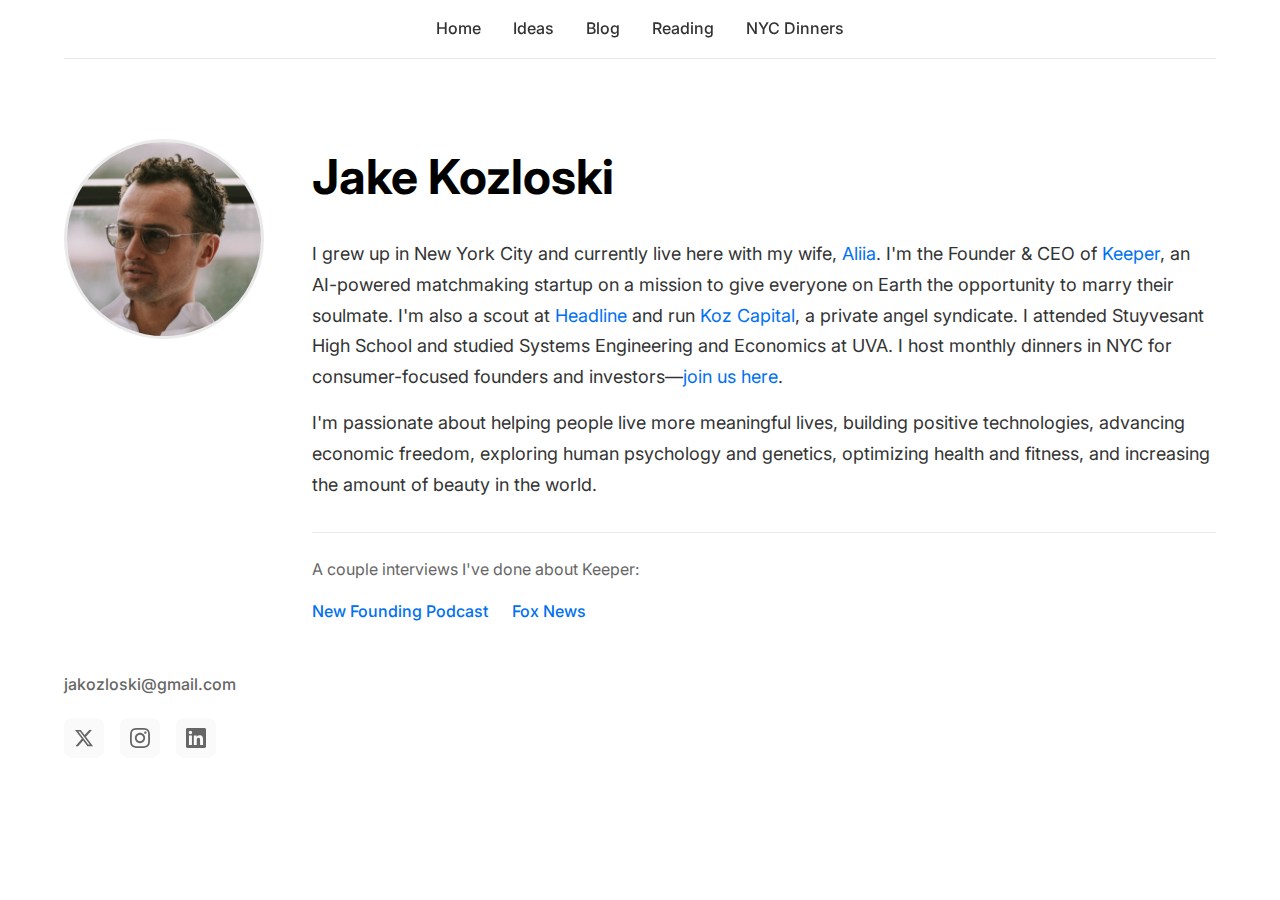
<file: index.html>
<!DOCTYPE html>
<html lang="en">
<head>
    <meta charset="UTF-8">
    <meta name="viewport" content="width=device-width, initial-scale=1.0">
    <meta name="description" content="Jake Kozloski is the Founder & CEO of Keeper, an AI-powered matchmaking startup. He's also a scout at Headline and runs Koz Capital, a private investment syndicate.">
    <title>Jake Kozloski – Founder and CEO of Keeper</title>
    
    <!-- Open Graph / Facebook -->
    <meta property="og:type" content="website">
    <meta property="og:url" content="https://jakekozloski.com/">
    <meta property="og:title" content="Jake Kozloski – Founder and CEO of Keeper">
    <meta property="og:description" content="Jake Kozloski is the Founder & CEO of Keeper, an AI-powered matchmaking startup. He's also a scout at Headline and runs Koz Capital, a private investment syndicate.">
    <meta property="og:image" content="https://jakekozloski.com/Headshot.jpg">
    
    <!-- Twitter -->
    <meta property="twitter:card" content="summary_large_image">
    <meta property="twitter:url" content="https://jakekozloski.com/">
    <meta property="twitter:title" content="Jake Kozloski – Founder and CEO of Keeper">
    <meta property="twitter:description" content="Jake Kozloski is the Founder & CEO of Keeper, an AI-powered matchmaking startup. He's also a scout at Headline and runs Koz Capital, a private investment syndicate.">
    <meta property="twitter:image" content="https://jakekozloski.com/Headshot.jpg">
    
    <link rel="stylesheet" href="style.css">
    <link rel="preconnect" href="https://fonts.googleapis.com">
    <link rel="preconnect" href="https://fonts.gstatic.com" crossorigin>
    <link href="https://fonts.googleapis.com/css2?family=Inter:wght@400;500;600;700&display=swap" rel="stylesheet">
    
    <!-- Google tag (gtag.js) -->
    <script async src="https://www.googletagmanager.com/gtag/js?id=G-DBX86DP7G3"></script>
    <script>
      window.dataLayer = window.dataLayer || [];
      function gtag(){dataLayer.push(arguments);}
      gtag('js', new Date());

      gtag('config', 'G-DBX86DP7G3');
    </script>
</head>
<body>
    <div class="container">
        <header>
            <nav>
                <a href="index.html" class="nav-link">Home</a>
                <a href="ideas.html" class="nav-link">Ideas</a>
                <a href="blog.html" class="nav-link">Blog</a>
                <a href="reading.html" class="nav-link">Reading</a>
                <a href="dinners.html" class="nav-link">NYC Dinners</a>
            </nav>
        </header>

        <main>
            <section id="home" class="hero">
                <div class="hero-content">
                    <div class="profile-section">
                        <div class="profile-image">
                            <img src="Headshot.jpg" alt="Professional headshot of Jake Kozloski, Founder and CEO of Keeper" class="headshot">
                        </div>
                        <div class="profile-text">
                            <h1>Jake Kozloski</h1>
                            <p class="bio">
                                I grew up in New York City and currently live here with my wife, 
                                <a href="https://www.instagram.com/sayifutdinova/" target="_blank" rel="noopener">Aliia</a>. 
                                I'm the Founder & CEO of <a href="https://keeper.ai" target="_blank" rel="noopener">Keeper</a>, an AI-powered matchmaking startup on a mission to give everyone on Earth the opportunity to marry their soulmate. 
                                I'm also a scout at <a href="https://headline.com" target="_blank" rel="noopener">Headline</a> and run <a href="https://www.koz.capital" target="_blank" rel="noopener">Koz Capital</a>, a private angel syndicate. 
                                I attended Stuyvesant High School and studied Systems Engineering and Economics at UVA. 
                                I host monthly dinners in NYC for consumer-focused founders and investors—<a href="dinners.html">join us here</a>.
                            </p>
                            <p class="philosophy">
                                I'm passionate about helping people live more meaningful lives, building positive technologies, 
                                advancing economic freedom, exploring human psychology and genetics, optimizing health and fitness, 
                                and increasing the amount of beauty in the world.
                            </p>
                            
                            <div class="interviews-inline">
                                <p class="interviews-intro">A couple interviews I've done about Keeper:</p>
                                <div class="interview-links">
                                    <a href="https://www.youtube.com/watch?v=PAmHPdfoGrQ&t=26s" target="_blank" rel="noopener">New Founding Podcast</a>
                                    <a href="https://www.youtube.com/watch?v=Gx04eTu9Hbo" target="_blank" rel="noopener">Fox News</a>
                                </div>
                            </div>
                        </div>
                    </div>
                    
                    <div class="contact-links">
                        <a href="mailto:jakozloski@gmail.com" class="contact-link email">jakozloski@gmail.com</a>
                        <div class="social-links">
                            <a href="https://x.com/jakozloski" target="_blank" rel="noopener" class="social-link" aria-label="X (Twitter)">
                                <svg width="20" height="20" viewBox="0 0 24 24" fill="currentColor">
                                    <path d="M18.244 2.25h3.308l-7.227 8.26 8.502 11.24H16.17l-5.214-6.817L4.99 21.75H1.68l7.73-8.835L1.254 2.25H8.08l4.713 6.231zm-1.161 17.52h1.833L7.084 4.126H5.117z"/>
                                </svg>
                            </a>
                            <a href="https://www.instagram.com/jakekozloski/?hl=en" target="_blank" rel="noopener" class="social-link" aria-label="Instagram">
                                <svg width="20" height="20" viewBox="0 0 24 24" fill="currentColor">
                                    <path d="M12 2.163c3.204 0 3.584.012 4.85.07 3.252.148 4.771 1.691 4.919 4.919.058 1.265.069 1.645.069 4.849 0 3.205-.012 3.584-.069 4.849-.149 3.225-1.664 4.771-4.919 4.919-1.266.058-1.644.07-4.85.07-3.204 0-3.584-.012-4.849-.07-3.26-.149-4.771-1.699-4.919-4.92-.058-1.265-.07-1.644-.07-4.849 0-3.204.013-3.583.07-4.849.149-3.227 1.664-4.771 4.919-4.919 1.266-.057 1.645-.069 4.849-.069zm0-2.163c-3.259 0-3.667.014-4.947.072-4.358.2-6.78 2.618-6.98 6.98-.059 1.281-.073 1.689-.073 4.948 0 3.259.014 3.668.072 4.948.2 4.358 2.618 6.78 6.98 6.98 1.281.058 1.689.072 4.948.072 3.259 0 3.668-.014 4.948-.072 4.354-.2 6.782-2.618 6.979-6.98.059-1.28.073-1.689.073-4.948 0-3.259-.014-3.667-.072-4.947-.196-4.354-2.617-6.78-6.979-6.98-1.281-.059-1.69-.073-4.949-.073zm0 5.838c-3.403 0-6.162 2.759-6.162 6.162s2.759 6.163 6.162 6.163 6.162-2.759 6.162-6.163c0-3.403-2.759-6.162-6.162-6.162zm0 10.162c-2.209 0-4-1.79-4-4 0-2.209 1.791-4 4-4s4 1.791 4 4c0 2.21-1.791 4-4 4zm6.406-11.845c-.796 0-1.441.645-1.441 1.44s.645 1.44 1.441 1.44c.795 0 1.439-.645 1.439-1.44s-.644-1.44-1.439-1.44z"/>
                                </svg>
                            </a>
                            <a href="https://www.linkedin.com/in/jakekozloski/" target="_blank" rel="noopener" class="social-link" aria-label="LinkedIn">
                                <svg width="20" height="20" viewBox="0 0 24 24" fill="currentColor">
                                    <path d="M20.447 20.452h-3.554v-5.569c0-1.328-.027-3.037-1.852-3.037-1.853 0-2.136 1.445-2.136 2.939v5.667H9.351V9h3.414v1.561h.046c.477-.9 1.637-1.85 3.37-1.85 3.601 0 4.267 2.37 4.267 5.455v6.286zM5.337 7.433c-1.144 0-2.063-.926-2.063-2.065 0-1.138.92-2.063 2.063-2.063 1.14 0 2.064.925 2.064 2.063 0 1.139-.925 2.065-2.064 2.065zm1.782 13.019H3.555V9h3.564v11.452zM22.225 0H1.771C.792 0 0 .774 0 1.729v20.542C0 23.227.792 24 1.771 24h20.451C23.2 24 24 23.227 24 22.271V1.729C24 .774 23.2 0 22.222 0h.003z"/>
                                </svg>
                            </a>
                        </div>
                    </div>
                </div>
            </section>
        </main>


    </div>
</body>
</html>
</file>
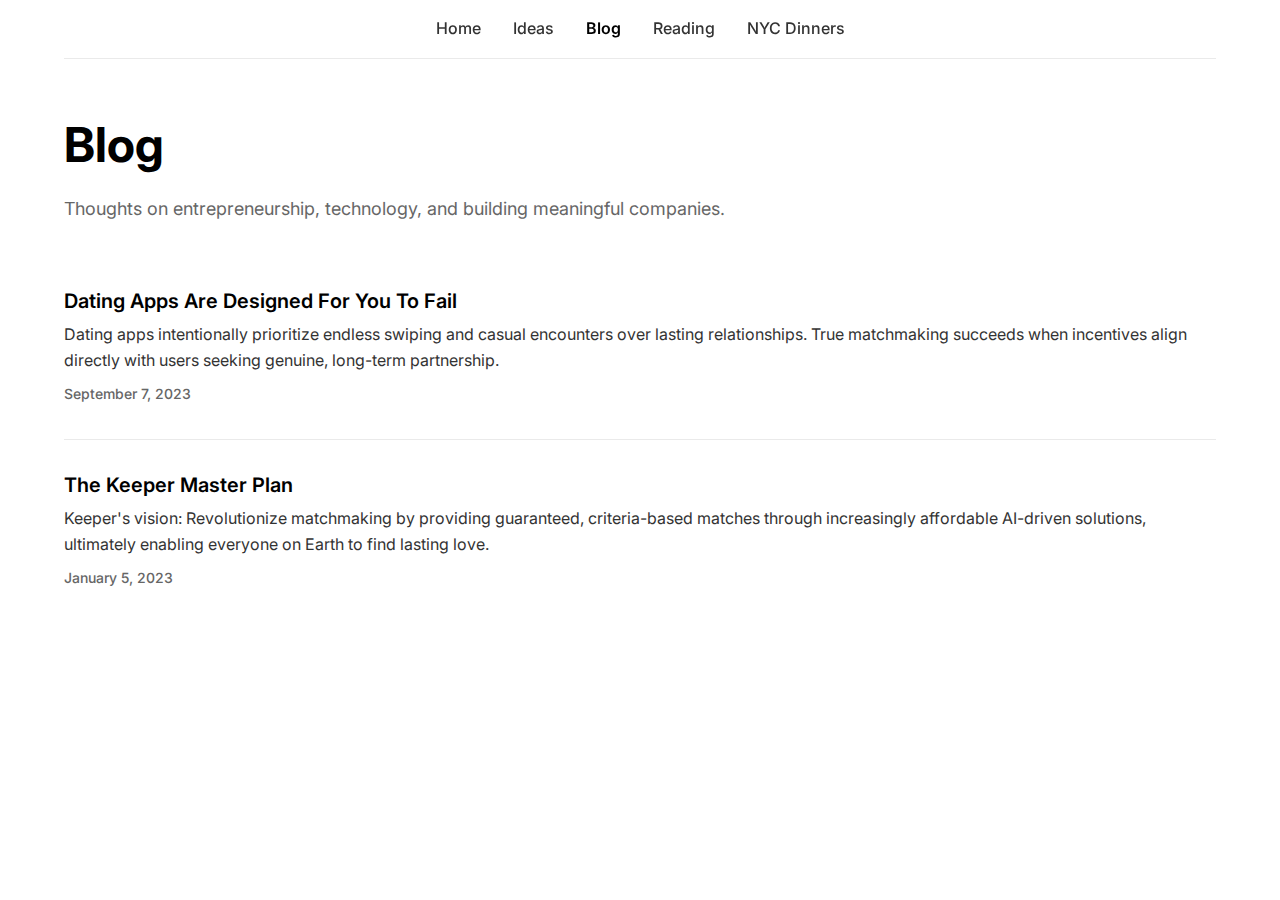
<file: blog.html>
<!DOCTYPE html>
<html lang="en">
<head>
    <meta charset="UTF-8">
    <meta name="viewport" content="width=device-width, initial-scale=1.0">
    <meta name="description" content="Jake Kozloski's blog - thoughts on entrepreneurship, technology, and building meaningful companies.">
    <title>Blog – Jake Kozloski</title>
    
    <!-- Open Graph / Facebook -->
    <meta property="og:type" content="website">
    <meta property="og:url" content="https://jakekozloski.com/blog.html">
    <meta property="og:title" content="Blog – Jake Kozloski">
    <meta property="og:description" content="Jake Kozloski's blog - thoughts on entrepreneurship, technology, and building meaningful companies.">
    <meta property="og:image" content="https://jakekozloski.com/Headshot.jpg">
    
    <!-- Twitter -->
    <meta property="twitter:card" content="summary_large_image">
    <meta property="twitter:url" content="https://jakekozloski.com/blog.html">
    <meta property="twitter:title" content="Blog – Jake Kozloski">
    <meta property="twitter:description" content="Jake Kozloski's blog - thoughts on entrepreneurship, technology, and building meaningful companies.">
    <meta property="twitter:image" content="https://jakekozloski.com/Headshot.jpg">
    
    <link rel="stylesheet" href="style.css">
    <link rel="preconnect" href="https://fonts.googleapis.com">
    <link rel="preconnect" href="https://fonts.gstatic.com" crossorigin>
    <link href="https://fonts.googleapis.com/css2?family=Inter:wght@400;500;600;700&display=swap" rel="stylesheet">
    
    <!-- Google tag (gtag.js) -->
    <script async src="https://www.googletagmanager.com/gtag/js?id=G-DBX86DP7G3"></script>
    <script>
      window.dataLayer = window.dataLayer || [];
      function gtag(){dataLayer.push(arguments);}
      gtag('js', new Date());

      gtag('config', 'G-DBX86DP7G3');
    </script>
</head>
<body>
    <div class="container">
        <header>
            <nav>
                <a href="index.html" class="nav-link">Home</a>
                <a href="ideas.html" class="nav-link">Ideas</a>
                <a href="blog.html" class="nav-link active">Blog</a>
                <a href="reading.html" class="nav-link">Reading</a>
                <a href="dinners.html" class="nav-link">NYC Dinners</a>
            </nav>
        </header>

        <main>
            <section class="page-section">
                <h1>Blog</h1>
                <p class="section-description">
                    Thoughts on entrepreneurship, technology, and building meaningful companies.
                </p>
                
                <div class="blog-list">
                    <article class="blog-item">
                        <a href="blog/dating-apps-designed-to-fail.html" class="blog-link">
                            <h3 class="blog-title">Dating Apps Are Designed For You To Fail</h3>
                            <p class="blog-excerpt">
                                Dating apps intentionally prioritize endless swiping and casual encounters over lasting relationships. True matchmaking succeeds when incentives align directly with users seeking genuine, long-term partnership.
                            </p>
                            <time class="blog-date">September 7, 2023</time>
                        </a>
                    </article>
                    <article class="blog-item">
                        <a href="blog/keeper-master-plan.html" class="blog-link">
                            <h3 class="blog-title">The Keeper Master Plan</h3>
                            <p class="blog-excerpt">
                                Keeper's vision: Revolutionize matchmaking by providing guaranteed, criteria-based matches through increasingly affordable AI-driven solutions, ultimately enabling everyone on Earth to find lasting love.
                            </p>
                            <time class="blog-date">January 5, 2023</time>
                        </a>
                    </article>
                </div>
            </section>
        </main>
    </div>
</body>
</html>
</file>
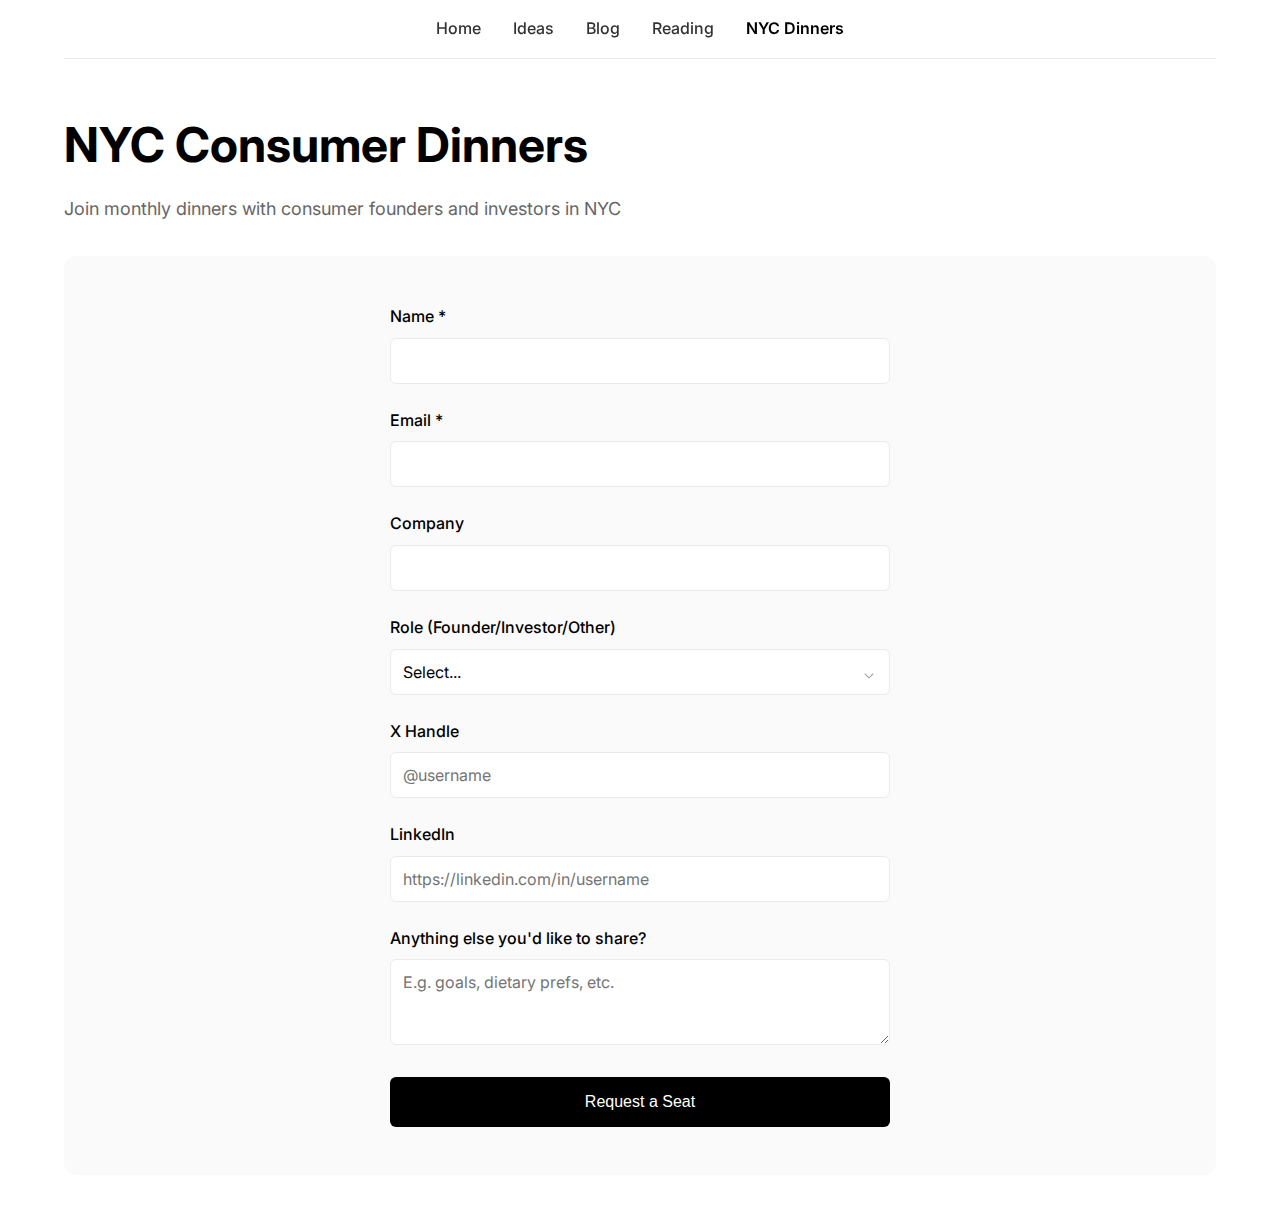
<file: dinners.html>
<!DOCTYPE html>
<html lang="en">
<head>
    <meta charset="UTF-8">
    <meta name="viewport" content="width=device-width, initial-scale=1.0">
    <meta name="description" content="Join monthly dinners with consumer founders and investors in NYC. Hosted by Jake Kozloski, Founder & CEO of Keeper.">
    <title>NYC Dinners - Jake Kozloski</title>
    
    <!-- Open Graph / Facebook -->
    <meta property="og:type" content="website">
    <meta property="og:url" content="https://jakekozloski.com/dinners.html">
    <meta property="og:title" content="NYC Consumer Dinners - Jake Kozloski">
    <meta property="og:description" content="Join monthly dinners with consumer founders and investors in NYC. Hosted by Jake Kozloski, Founder & CEO of Keeper.">
    <meta property="og:image" content="https://jakekozloski.com/Headshot.jpg">
    
    <!-- Twitter -->
    <meta property="twitter:card" content="summary_large_image">
    <meta property="twitter:url" content="https://jakekozloski.com/dinners.html">
    <meta property="twitter:title" content="NYC Consumer Dinners - Jake Kozloski">
    <meta property="twitter:description" content="Join monthly dinners with consumer founders and investors in NYC. Hosted by Jake Kozloski, Founder & CEO of Keeper.">
    <meta property="twitter:image" content="https://jakekozloski.com/Headshot.jpg">
    
    <link rel="stylesheet" href="style.css">
    <link rel="preconnect" href="https://fonts.googleapis.com">
    <link rel="preconnect" href="https://fonts.gstatic.com" crossorigin>
    <link href="https://fonts.googleapis.com/css2?family=Inter:wght@400;500;600;700&display=swap" rel="stylesheet">
    
    <!-- Google tag (gtag.js) -->
    <script async src="https://www.googletagmanager.com/gtag/js?id=G-DBX86DP7G3"></script>
    <script>
      window.dataLayer = window.dataLayer || [];
      function gtag(){dataLayer.push(arguments);}
      gtag('js', new Date());

      gtag('config', 'G-DBX86DP7G3');
    </script>
</head>
<body>
    <div class="container">
        <header>
            <nav>
                <a href="index.html" class="nav-link">Home</a>
                <a href="ideas.html" class="nav-link">Ideas</a>
                <a href="blog.html" class="nav-link">Blog</a>
                <a href="reading.html" class="nav-link">Reading</a>
                <a href="dinners.html" class="nav-link active">NYC Dinners</a>
            </nav>
        </header>

        <main>
            <section class="page-section">
                <h1>NYC Consumer Dinners</h1>
                <p class="section-description">Join monthly dinners with consumer founders and investors in NYC</p>
                
                <div class="dinner-signup">
                    <form id="dinner-form" class="signup-form">
                        <div class="form-group">
                            <label for="name">Name *</label>
                            <input type="text" id="name" name="name" required>
                        </div>
                        <div class="form-group">
                            <label for="email">Email *</label>
                            <input type="email" id="email" name="email" required>
                        </div>
                        <div class="form-group">
                            <label for="company">Company</label>
                            <input type="text" id="company" name="company">
                        </div>
                        <div class="form-group">
                            <label for="role">Role (Founder/Investor/Other)</label>
                            <select id="role" name="role">
                                <option value="">Select...</option>
                                <option value="founder">Founder</option>
                                <option value="investor">Investor</option>
                                <option value="other">Other</option>
                            </select>
                        </div>
                        <div class="form-group">
                            <label for="x_handle">X Handle</label>
                            <input type="text" id="x_handle" name="x_handle" placeholder="@username">
                        </div>
                        <div class="form-group">
                            <label for="linkedin">LinkedIn</label>
                            <input type="text" id="linkedin" name="linkedin" placeholder="https://linkedin.com/in/username">
                        </div>
                        <div class="form-group">
                            <label for="bio">Anything else you'd like to share?</label>
                            <textarea id="bio" name="bio" rows="3" placeholder="E.g. goals, dietary prefs, etc."></textarea>
                        </div>
                        <button type="submit" class="submit-btn">Request a Seat</button>
                    </form>
                    <div id="form-message" class="form-message"></div>
                </div>
            </section>
        </main>


    </div>

    <script src="script.js"></script>
</body>
</html>
</file>
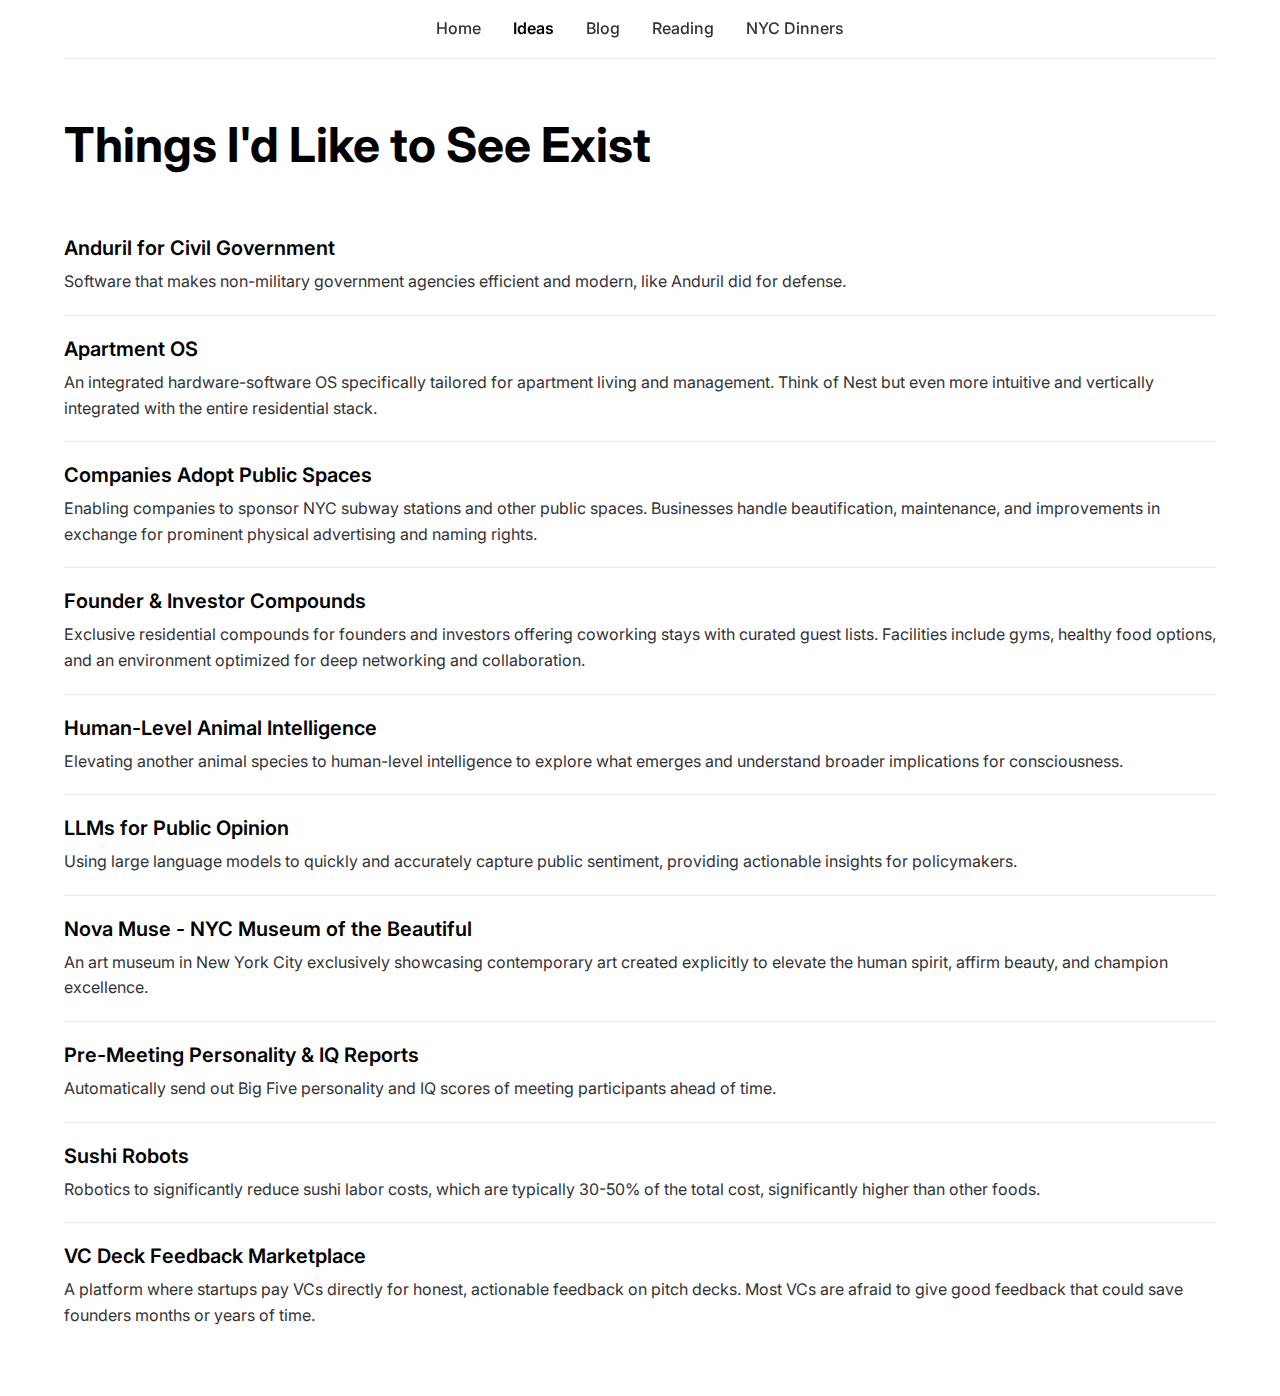
<file: ideas.html>
<!DOCTYPE html>
<html lang="en">
<head>
    <meta charset="UTF-8">
    <meta name="viewport" content="width=device-width, initial-scale=1.0">
    <title>Ideas - Jake Kozloski</title>
    
    <!-- Open Graph / Facebook -->
    <meta property="og:type" content="website">
    <meta property="og:url" content="https://jakekozloski.com/ideas.html">
    <meta property="og:title" content="Ideas - Jake Kozloski">
    <meta property="og:description" content="Things I'd like to see exist: from VC feedback marketplaces to founder compounds, innovative ideas for improving technology and society.">
    <meta property="og:image" content="https://jakekozloski.com/Headshot.jpg">
    
    <!-- Twitter -->
    <meta property="twitter:card" content="summary_large_image">
    <meta property="twitter:url" content="https://jakekozloski.com/ideas.html">
    <meta property="twitter:title" content="Ideas - Jake Kozloski">
    <meta property="twitter:description" content="Things I'd like to see exist: from VC feedback marketplaces to founder compounds, innovative ideas for improving technology and society.">
    <meta property="twitter:image" content="https://jakekozloski.com/Headshot.jpg">
    
    <link rel="stylesheet" href="style.css">
    <link rel="preconnect" href="https://fonts.googleapis.com">
    <link rel="preconnect" href="https://fonts.gstatic.com" crossorigin>
    <link href="https://fonts.googleapis.com/css2?family=Inter:wght@400;500;600;700&display=swap" rel="stylesheet">
    
    <!-- Google tag (gtag.js) -->
    <script async src="https://www.googletagmanager.com/gtag/js?id=G-DBX86DP7G3"></script>
    <script>
      window.dataLayer = window.dataLayer || [];
      function gtag(){dataLayer.push(arguments);}
      gtag('js', new Date());

      gtag('config', 'G-DBX86DP7G3');
    </script>
</head>
<body>
    <div class="container">
        <header>
            <nav>
                <a href="index.html" class="nav-link">Home</a>
                <a href="ideas.html" class="nav-link active">Ideas</a>
                <a href="blog.html" class="nav-link">Blog</a>
                <a href="reading.html" class="nav-link">Reading</a>
                <a href="dinners.html" class="nav-link">NYC Dinners</a>
            </nav>
        </header>

        <main>
            <section class="page-section">
                <h1>Things I'd Like to See Exist</h1>
                
                <div class="ideas-list">
                    <div class="idea-item">
                        <h3>Anduril for Civil Government</h3>
                        <p>Software that makes non-military government agencies efficient and modern, like Anduril did for defense.</p>
                    </div>

                    <div class="idea-item">
                        <h3>Apartment OS</h3>
                        <p>An integrated hardware-software OS specifically tailored for apartment living and management. Think of Nest but even more intuitive and vertically integrated with the entire residential stack.</p>
                    </div>

                    <div class="idea-item">
                        <h3>Companies Adopt Public Spaces</h3>
                        <p>Enabling companies to sponsor NYC subway stations and other public spaces. Businesses handle beautification, maintenance, and improvements in exchange for prominent physical advertising and naming rights.</p>
                    </div>

                    <div class="idea-item">
                        <h3>Founder & Investor Compounds</h3>
                        <p>Exclusive residential compounds for founders and investors offering coworking stays with curated guest lists. Facilities include gyms, healthy food options, and an environment optimized for deep networking and collaboration.</p>
                    </div>

                    <div class="idea-item">
                        <h3>Human-Level Animal Intelligence</h3>
                        <p>Elevating another animal species to human-level intelligence to explore what emerges and understand broader implications for consciousness.</p>
                    </div>

                    <div class="idea-item">
                        <h3>LLMs for Public Opinion</h3>
                        <p>Using large language models to quickly and accurately capture public sentiment, providing actionable insights for policymakers.</p>
                    </div>

                    <div class="idea-item">
                        <h3>Nova Muse - NYC Museum of the Beautiful</h3>
                        <p>An art museum in New York City exclusively showcasing contemporary art created explicitly to elevate the human spirit, affirm beauty, and champion excellence.</p>
                    </div>

                    <div class="idea-item">
                        <h3>Pre-Meeting Personality & IQ Reports</h3>
                        <p>Automatically send out Big Five personality and IQ scores of meeting participants ahead of time.</p>
                    </div>

                    <div class="idea-item">
                        <h3>Sushi Robots</h3>
                        <p>Robotics to significantly reduce sushi labor costs, which are typically 30-50% of the total cost, significantly higher than other foods.</p>
                    </div>

                    <div class="idea-item">
                        <h3>VC Deck Feedback Marketplace</h3>
                        <p>A platform where startups pay VCs directly for honest, actionable feedback on pitch decks. Most VCs are afraid to give good feedback that could save founders months or years of time.</p>
                    </div>
                </div>
            </section>
        </main>

    </div>
</body>
</html>
</file>
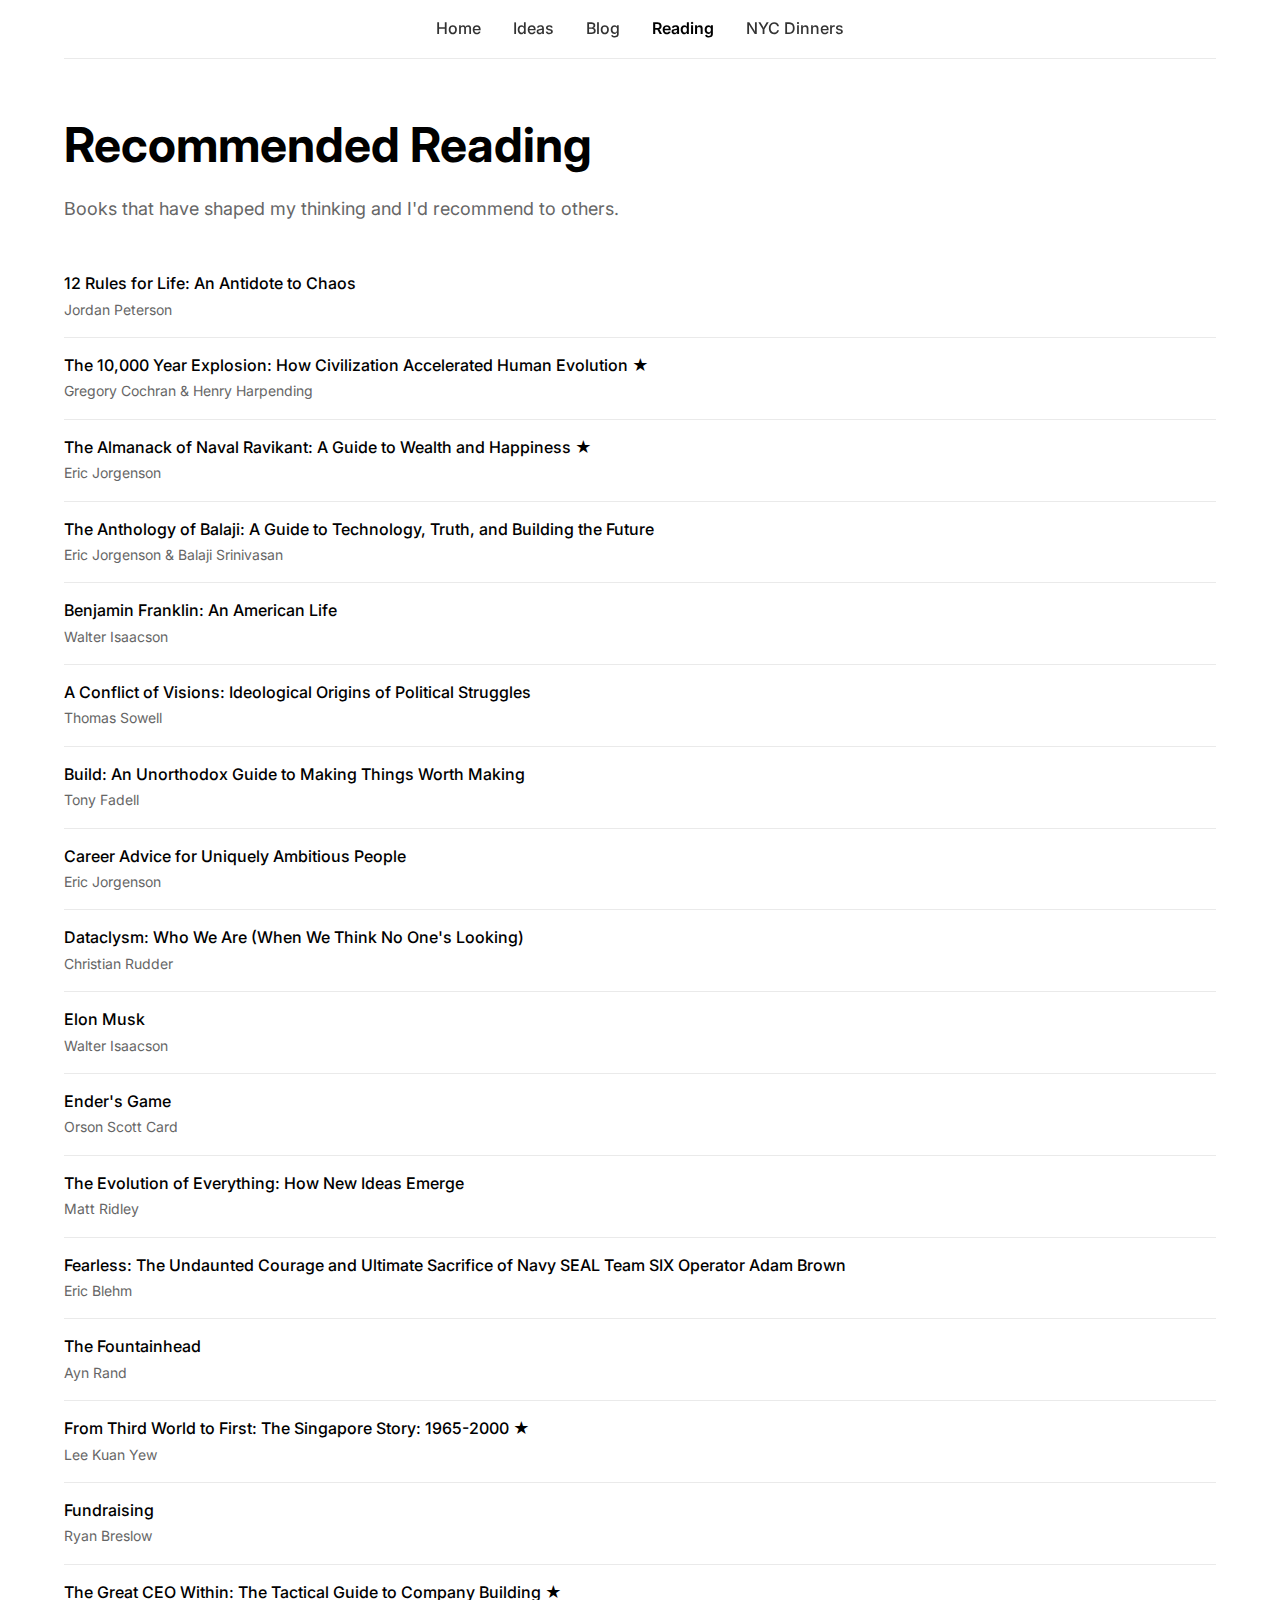
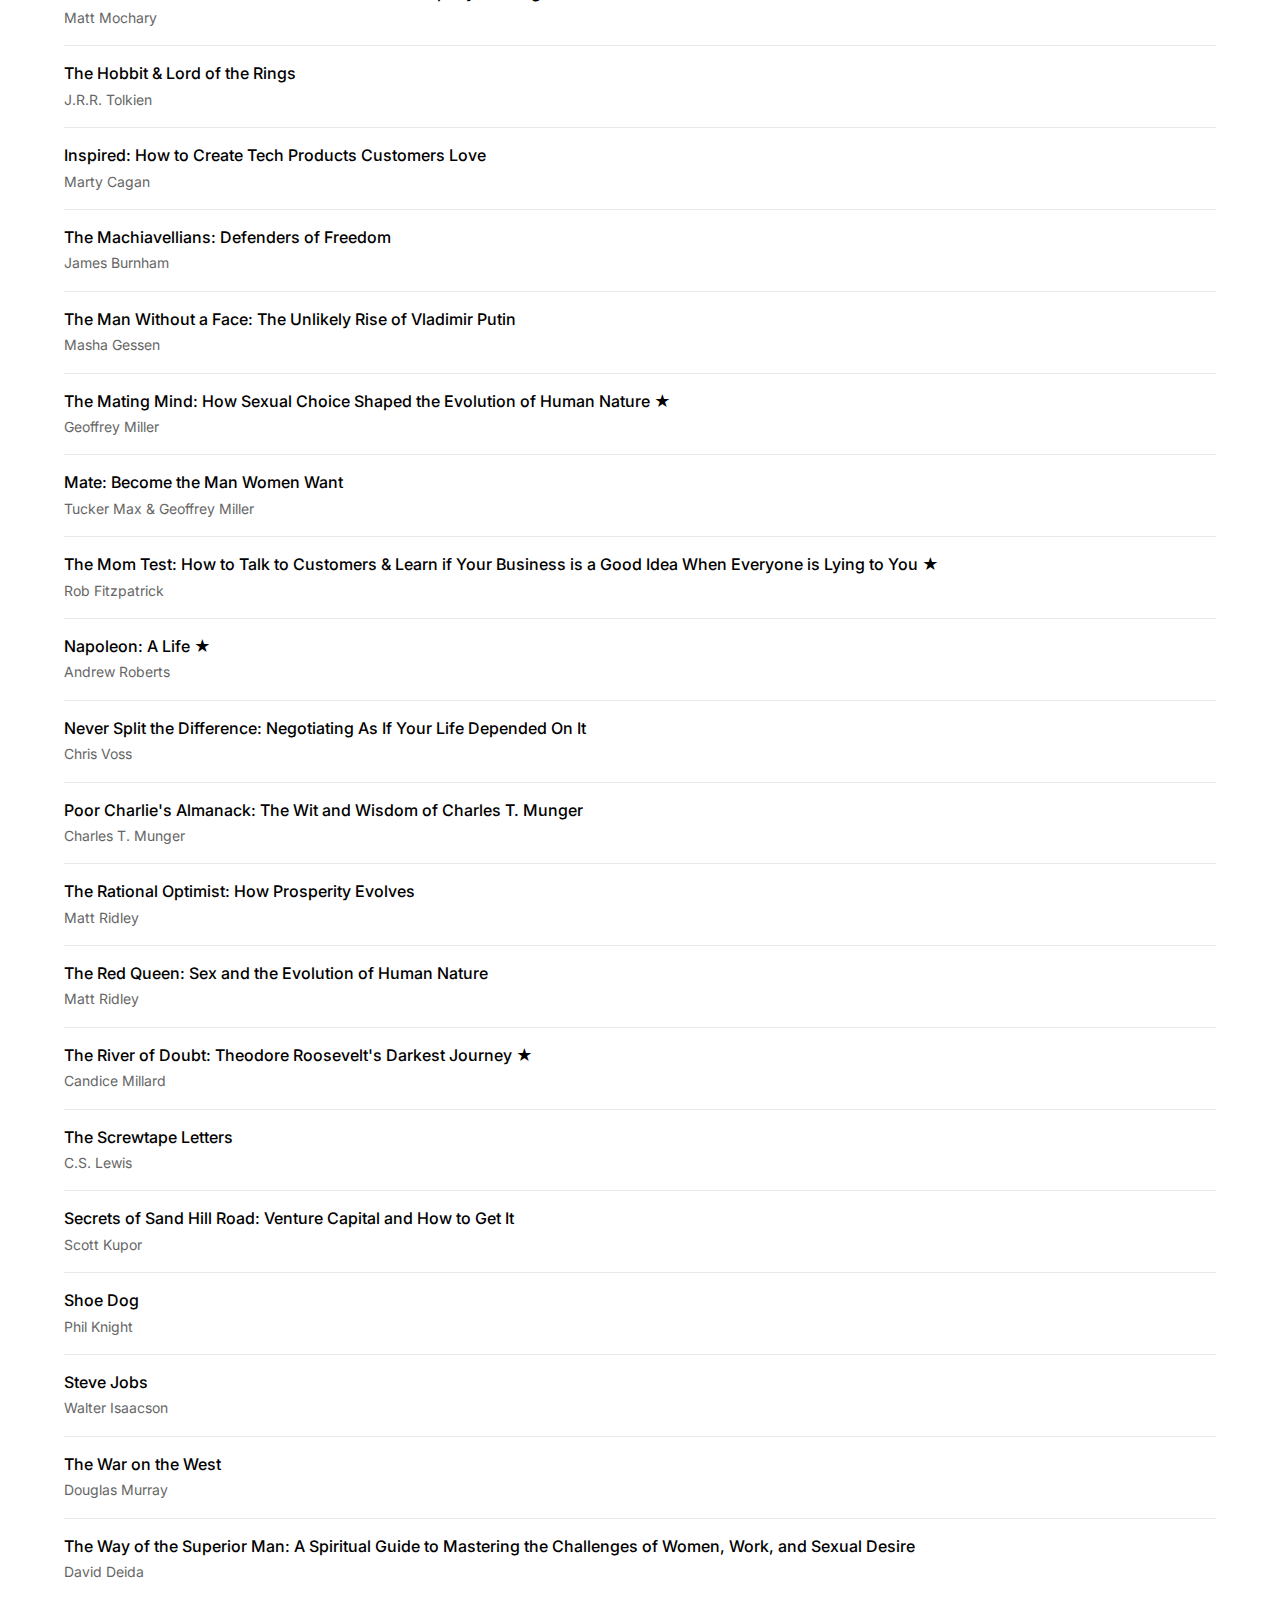
<file: reading.html>
<!DOCTYPE html>
<html lang="en">
<head>
    <meta charset="UTF-8">
    <meta name="viewport" content="width=device-width, initial-scale=1.0">
    <meta name="description" content="Books that have shaped my thinking on entrepreneurship, technology, philosophy, and life. Curated reading list from Jake Kozloski.">
    <title>Reading - Jake Kozloski</title>
    
    <!-- Open Graph / Facebook -->
    <meta property="og:type" content="website">
    <meta property="og:url" content="https://jakekozloski.com/reading.html">
    <meta property="og:title" content="Reading - Jake Kozloski">
    <meta property="og:description" content="Books that have shaped my thinking on entrepreneurship, technology, philosophy, and life. Curated reading list from Jake Kozloski.">
    <meta property="og:image" content="https://jakekozloski.com/Headshot.jpg">
    
    <!-- Twitter -->
    <meta property="twitter:card" content="summary_large_image">
    <meta property="twitter:url" content="https://jakekozloski.com/reading.html">
    <meta property="twitter:title" content="Reading - Jake Kozloski">
    <meta property="twitter:description" content="Books that have shaped my thinking on entrepreneurship, technology, philosophy, and life. Curated reading list from Jake Kozloski.">
    <meta property="twitter:image" content="https://jakekozloski.com/Headshot.jpg">
    
    <link rel="stylesheet" href="style.css">
    <link rel="preconnect" href="https://fonts.googleapis.com">
    <link rel="preconnect" href="https://fonts.gstatic.com" crossorigin>
    <link href="https://fonts.googleapis.com/css2?family=Inter:wght@400;500;600;700&display=swap" rel="stylesheet">
    
    <!-- Google tag (gtag.js) -->
    <script async src="https://www.googletagmanager.com/gtag/js?id=G-DBX86DP7G3"></script>
    <script>
      window.dataLayer = window.dataLayer || [];
      function gtag(){dataLayer.push(arguments);}
      gtag('js', new Date());

      gtag('config', 'G-DBX86DP7G3');
    </script>
</head>
<body>
    <div class="container">
        <header>
            <nav>
                <a href="index.html" class="nav-link">Home</a>
                <a href="ideas.html" class="nav-link">Ideas</a>
                <a href="blog.html" class="nav-link">Blog</a>
                <a href="reading.html" class="nav-link active">Reading</a>
                <a href="dinners.html" class="nav-link">NYC Dinners</a>
            </nav>
        </header>

        <main>
            <section class="page-section">
                <h1>Recommended Reading</h1>
                <p class="section-description">Books that have shaped my thinking and I'd recommend to others.</p>
                
                <div class="books-list">
                    <a href="https://www.amazon.com/12-Rules-Life-Antidote-Chaos/dp/0345816021" target="_blank" rel="noopener" class="book-item">
                        <span class="book-title">12 Rules for Life: An Antidote to Chaos</span>
                        <span class="book-author">Jordan Peterson</span>
                    </a>

                    <a href="https://www.amazon.com/10000-Year-Explosion-Civilization-Accelerated/dp/0465020429" target="_blank" rel="noopener" class="book-item">
                        <span class="book-title">The 10,000 Year Explosion: How Civilization Accelerated Human Evolution ★</span>
                        <span class="book-author">Gregory Cochran & Henry Harpending</span>
                    </a>

                    <a href="https://www.amazon.com/Almanack-Naval-Ravikant-Wealth-Happiness/dp/1544514212" target="_blank" rel="noopener" class="book-item">
                        <span class="book-title">The Almanack of Naval Ravikant: A Guide to Wealth and Happiness ★</span>
                        <span class="book-author">Eric Jorgenson</span>
                    </a>

                    <a href="https://www.amazon.com/Anthology-Balaji-Technology-Building-Future/dp/1544542917" target="_blank" rel="noopener" class="book-item">
                        <span class="book-title">The Anthology of Balaji: A Guide to Technology, Truth, and Building the Future</span>
                        <span class="book-author">Eric Jorgenson & Balaji Srinivasan</span>
                    </a>

                    <a href="https://www.amazon.com/Benjamin-Franklin-American-Walter-Isaacson/dp/074325807X" target="_blank" rel="noopener" class="book-item">
                        <span class="book-title">Benjamin Franklin: An American Life</span>
                        <span class="book-author">Walter Isaacson</span>
                    </a>

                    <a href="https://www.amazon.com/Conflict-Visions-Ideological-Political-Struggles/dp/0465002056" target="_blank" rel="noopener" class="book-item">
                        <span class="book-title">A Conflict of Visions: Ideological Origins of Political Struggles</span>
                        <span class="book-author">Thomas Sowell</span>
                    </a>

                    <a href="https://www.amazon.com/Build-Unorthodox-Guide-Making-Things/dp/0063046067" target="_blank" rel="noopener" class="book-item">
                        <span class="book-title">Build: An Unorthodox Guide to Making Things Worth Making</span>
                        <span class="book-author">Tony Fadell</span>
                    </a>

                    <a href="https://www.amazon.com/Career-Advice-Uniquely-Ambitious-People-ebook/dp/B07CK11SZW" target="_blank" rel="noopener" class="book-item">
                        <span class="book-title">Career Advice for Uniquely Ambitious People</span>
                        <span class="book-author">Eric Jorgenson</span>
                    </a>

                    <a href="https://www.amazon.com/Dataclysm-Who-We-Are-Think/dp/0385347375" target="_blank" rel="noopener" class="book-item">
                        <span class="book-title">Dataclysm: Who We Are (When We Think No One's Looking)</span>
                        <span class="book-author">Christian Rudder</span>
                    </a>

                    <a href="https://www.amazon.com/Elon-Musk-Walter-Isaacson/dp/1982181281" target="_blank" rel="noopener" class="book-item">
                        <span class="book-title">Elon Musk</span>
                        <span class="book-author">Walter Isaacson</span>
                    </a>

                    <a href="https://www.amazon.com/Enders-Game-Orson-Scott-Card/dp/0812550706" target="_blank" rel="noopener" class="book-item">
                        <span class="book-title">Ender's Game</span>
                        <span class="book-author">Orson Scott Card</span>
                    </a>

                    <a href="https://www.amazon.com/Evolution-Everything-How-Ideas-Emerge/dp/0062296019" target="_blank" rel="noopener" class="book-item">
                        <span class="book-title">The Evolution of Everything: How New Ideas Emerge</span>
                        <span class="book-author">Matt Ridley</span>
                    </a>

                    <a href="https://www.amazon.com/Fearless-Undaunted-Ultimate-Sacrifice-Operator/dp/0307730700" target="_blank" rel="noopener" class="book-item">
                        <span class="book-title">Fearless: The Undaunted Courage and Ultimate Sacrifice of Navy SEAL Team SIX Operator Adam Brown</span>
                        <span class="book-author">Eric Blehm</span>
                    </a>

                    <a href="https://www.amazon.com/Fountainhead-Ayn-Rand/dp/0452273331" target="_blank" rel="noopener" class="book-item">
                        <span class="book-title">The Fountainhead</span>
                        <span class="book-author">Ayn Rand</span>
                    </a>

                    <a href="https://www.amazon.com/Third-World-First-Singapore-1965-2000/dp/0060197765" target="_blank" rel="noopener" class="book-item">
                        <span class="book-title">From Third World to First: The Singapore Story: 1965-2000 ★</span>
                        <span class="book-author">Lee Kuan Yew</span>
                    </a>

                    <a href="https://www.amazon.com/Fundraising-Ryan-Breslow/dp/B09CR7TFDT/" target="_blank" rel="noopener" class="book-item">
                        <span class="book-title">Fundraising</span>
                        <span class="book-author">Ryan Breslow</span>
                    </a>

                    <a href="https://www.amazon.com/Great-CEO-Within-Tactical-Building/dp/0578599287" target="_blank" rel="noopener" class="book-item">
                        <span class="book-title">The Great CEO Within: The Tactical Guide to Company Building ★</span>
                        <span class="book-author">Matt Mochary</span>
                    </a>

                    <a href="https://www.amazon.com/dp/0544445783" target="_blank" rel="noopener" class="book-item">
                        <span class="book-title">The Hobbit & Lord of the Rings</span>
                        <span class="book-author">J.R.R. Tolkien</span>
                    </a>

                    <a href="https://www.amazon.com/INSPIRED-Create-Tech-Products-Customers/dp/1119387507" target="_blank" rel="noopener" class="book-item">
                        <span class="book-title">Inspired: How to Create Tech Products Customers Love</span>
                        <span class="book-author">Marty Cagan</span>
                    </a>

                    <a href="https://www.amazon.com/Machiavellians-Defenders-Freedom-James-Burnham-ebook/dp/B07N3Z5PC5" target="_blank" rel="noopener" class="book-item">
                        <span class="book-title">The Machiavellians: Defenders of Freedom</span>
                        <span class="book-author">James Burnham</span>
                    </a>

                    <a href="https://www.amazon.com/Man-Without-Face-Unlikely-Vladimir/dp/1594486514" target="_blank" rel="noopener" class="book-item">
                        <span class="book-title">The Man Without a Face: The Unlikely Rise of Vladimir Putin</span>
                        <span class="book-author">Masha Gessen</span>
                    </a>

                    <a href="https://www.amazon.com/Mating-Mind-Sexual-Choice-Evolution/dp/038549517X" target="_blank" rel="noopener" class="book-item">
                        <span class="book-title">The Mating Mind: How Sexual Choice Shaped the Evolution of Human Nature ★</span>
                        <span class="book-author">Geoffrey Miller</span>
                    </a>

                    <a href="https://www.amazon.com/Mate-Become-Man-Women-Want/dp/0316375365" target="_blank" rel="noopener" class="book-item">
                        <span class="book-title">Mate: Become the Man Women Want</span>
                        <span class="book-author">Tucker Max & Geoffrey Miller</span>
                    </a>

                    <a href="https://www.amazon.com/Mom-Test-customers-business-everyone/dp/1492180742" target="_blank" rel="noopener" class="book-item">
                        <span class="book-title">The Mom Test: How to Talk to Customers & Learn if Your Business is a Good Idea When Everyone is Lying to You ★</span>
                        <span class="book-author">Rob Fitzpatrick</span>
                    </a>

                    <a href="https://www.amazon.com/Napoleon-Life-Andrew-Roberts/dp/0143127853" target="_blank" rel="noopener" class="book-item">
                        <span class="book-title">Napoleon: A Life ★</span>
                        <span class="book-author">Andrew Roberts</span>
                    </a>

                    <a href="https://www.amazon.com/Never-Split-Difference-Negotiating-Depended/dp/0062407805" target="_blank" rel="noopener" class="book-item">
                        <span class="book-title">Never Split the Difference: Negotiating As If Your Life Depended On It</span>
                        <span class="book-author">Chris Voss</span>
                    </a>

                    <a href="https://www.amazon.com/Poor-Charlies-Almanack-Essential-Charles/dp/1953953239" target="_blank" rel="noopener" class="book-item">
                        <span class="book-title">Poor Charlie's Almanack: The Wit and Wisdom of Charles T. Munger</span>
                        <span class="book-author">Charles T. Munger</span>
                    </a>

                    <a href="https://www.amazon.com/Rational-Optimist-Prosperity-Evolves-P-S/dp/0061452068" target="_blank" rel="noopener" class="book-item">
                        <span class="book-title">The Rational Optimist: How Prosperity Evolves</span>
                        <span class="book-author">Matt Ridley</span>
                    </a>

                    <a href="https://www.amazon.com/Red-Queen-Evolution-Human-Nature/dp/0060556579" target="_blank" rel="noopener" class="book-item">
                        <span class="book-title">The Red Queen: Sex and the Evolution of Human Nature</span>
                        <span class="book-author">Matt Ridley</span>
                    </a>

                    <a href="https://www.amazon.com/River-Doubt-Theodore-Roosevelts-Darkest/dp/0767913736" target="_blank" rel="noopener" class="book-item">
                        <span class="book-title">The River of Doubt: Theodore Roosevelt's Darkest Journey ★</span>
                        <span class="book-author">Candice Millard</span>
                    </a>

                    <a href="https://www.amazon.com/Screwtape-Letters-C-S-Lewis/dp/0060652934" target="_blank" rel="noopener" class="book-item">
                        <span class="book-title">The Screwtape Letters</span>
                        <span class="book-author">C.S. Lewis</span>
                    </a>

                    <a href="https://www.amazon.com/Secrets-Sand-Hill-Road-Venture/dp/059308358X" target="_blank" rel="noopener" class="book-item">
                        <span class="book-title">Secrets of Sand Hill Road: Venture Capital and How to Get It</span>
                        <span class="book-author">Scott Kupor</span>
                    </a>

                    <a href="https://www.amazon.com/Shoe-Dog-Memoir-Creator-Nike/dp/1501135929" target="_blank" rel="noopener" class="book-item">
                        <span class="book-title">Shoe Dog</span>
                        <span class="book-author">Phil Knight</span>
                    </a>

                    <a href="https://www.amazon.com/Steve-Jobs-Walter-Isaacson/dp/1451648537" target="_blank" rel="noopener" class="book-item">
                        <span class="book-title">Steve Jobs</span>
                        <span class="book-author">Walter Isaacson</span>
                    </a>

                    <a href="https://www.amazon.com/War-West-Douglas-Murray/dp/0063162024" target="_blank" rel="noopener" class="book-item">
                        <span class="book-title">The War on the West</span>
                        <span class="book-author">Douglas Murray</span>
                    </a>

                    <a href="https://www.amazon.com/Way-Superior-Man-Spiritual-Challenges/dp/1622038320" target="_blank" rel="noopener" class="book-item">
                        <span class="book-title">The Way of the Superior Man: A Spiritual Guide to Mastering the Challenges of Women, Work, and Sexual Desire</span>
                        <span class="book-author">David Deida</span>
                    </a>
                </div>
            </section>
        </main>
    </div>
</body>
</html>
</file>
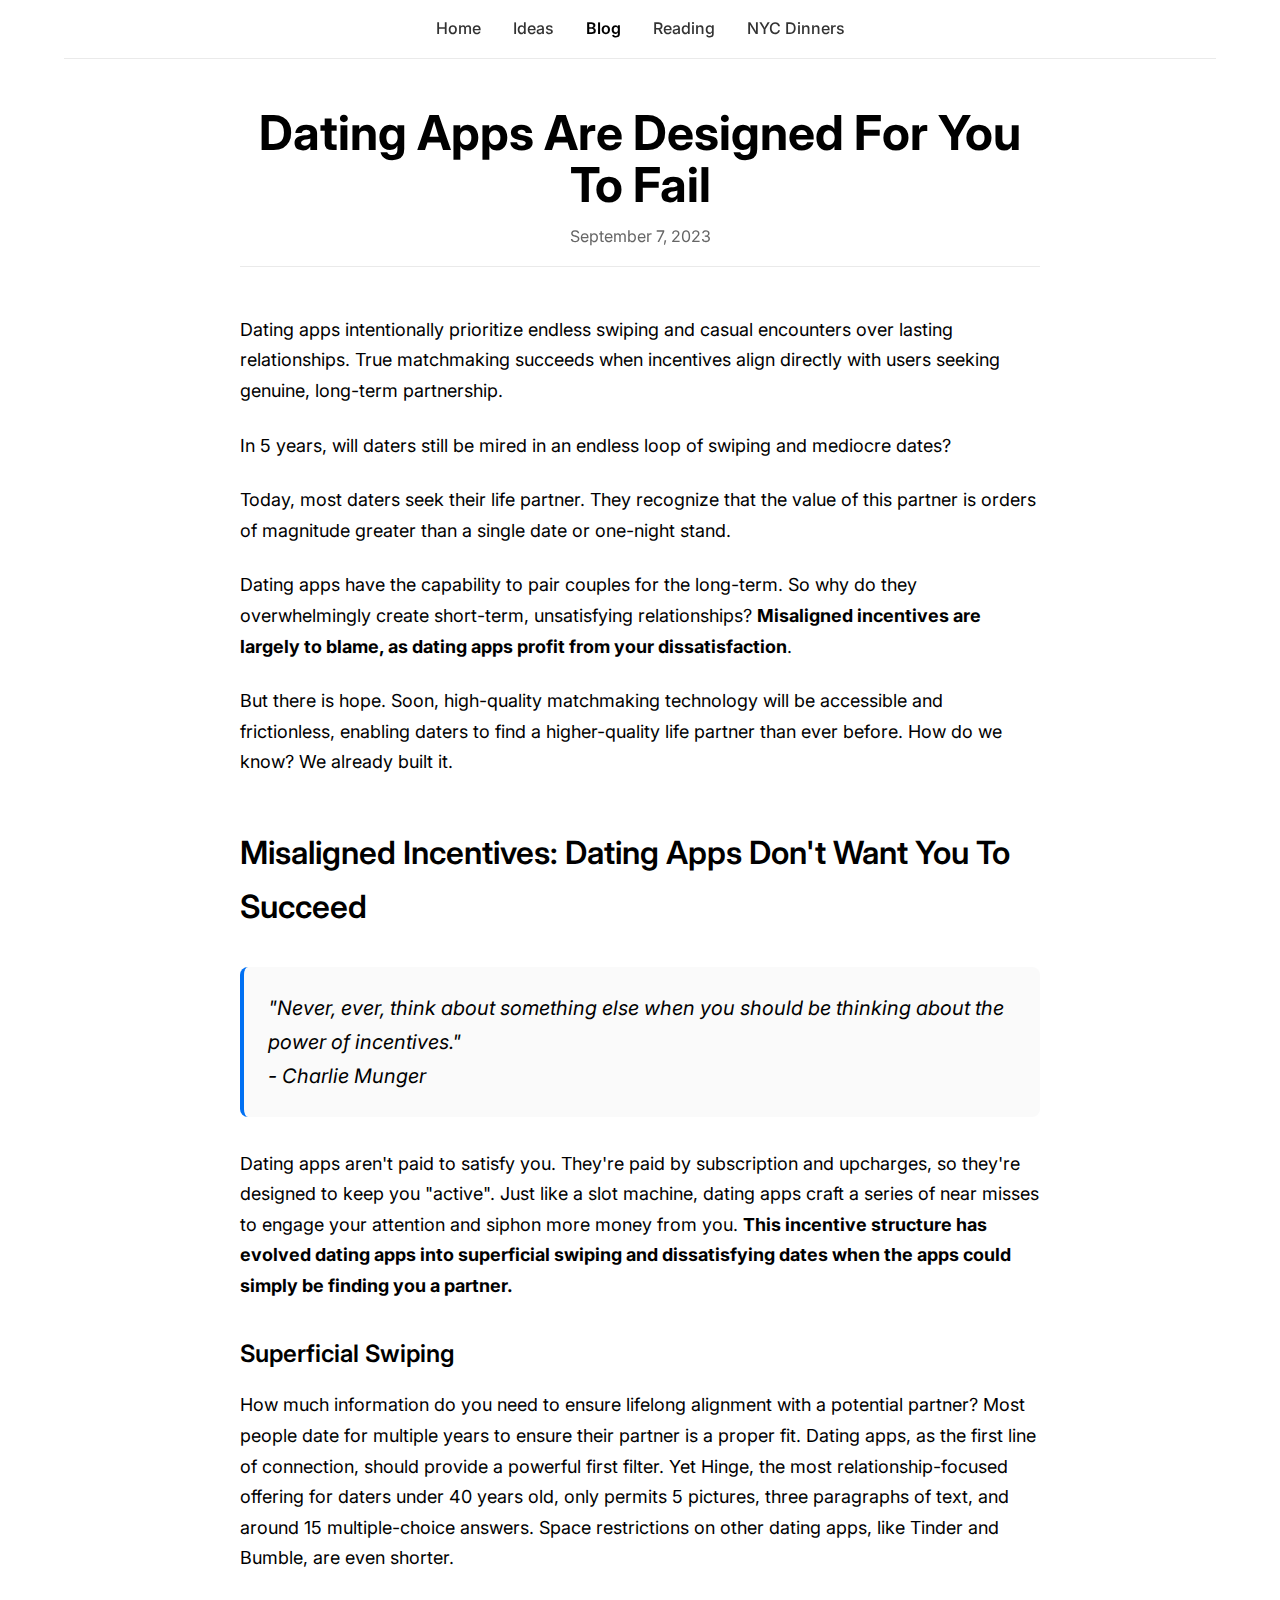
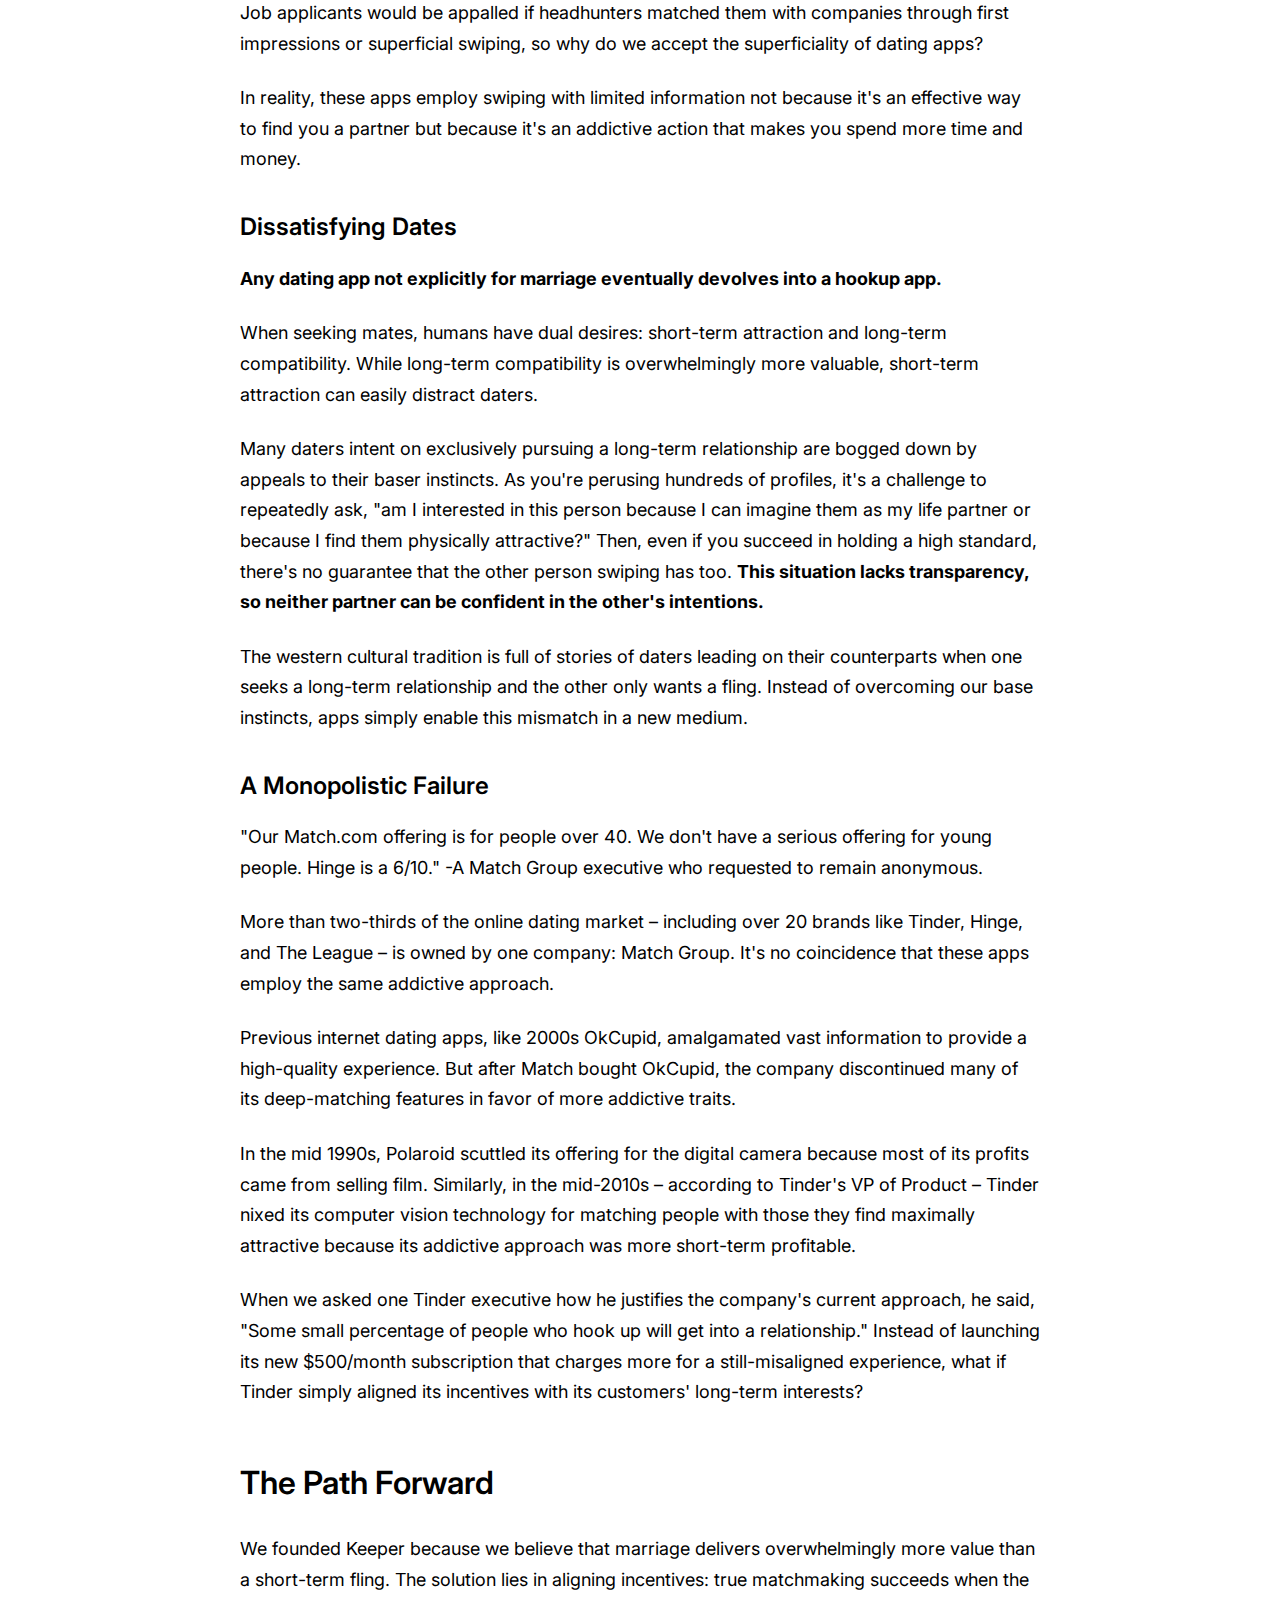
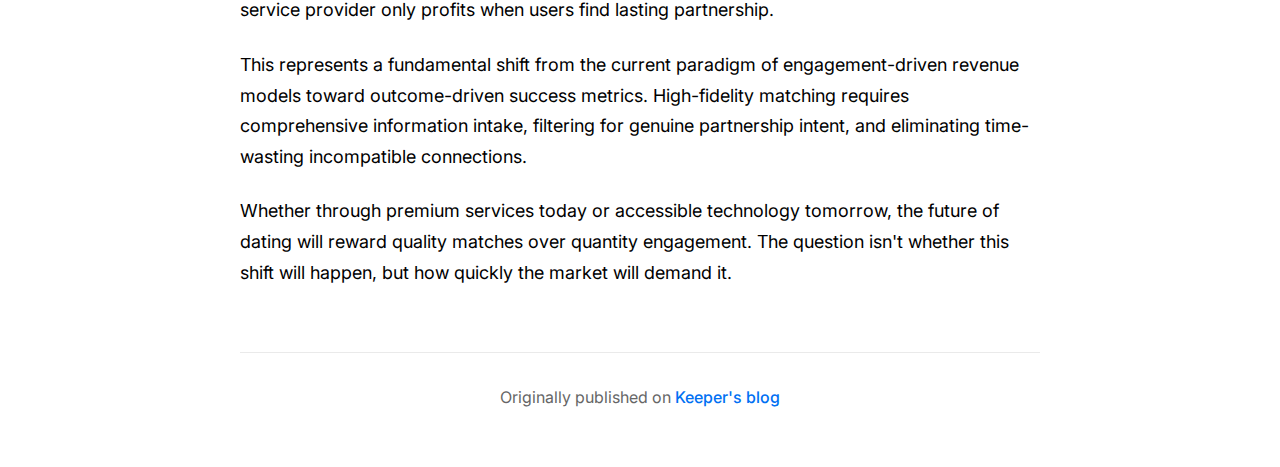
<file: blog/dating-apps-designed-to-fail.html>
<!DOCTYPE html>
<html lang="en">
<head>
    <meta charset="UTF-8">
    <meta name="viewport" content="width=device-width, initial-scale=1.0">
    <meta name="description" content="Dating apps intentionally prioritize endless swiping and casual encounters over lasting relationships. True matchmaking succeeds when incentives align directly with users seeking genuine, long-term partnership.">
    <title>Dating Apps Are Designed For You To Fail – Jake Kozloski</title>
    
    <!-- Canonical link to avoid duplicate content penalties -->
    <link rel="canonical" href="https://keeper.ai/posts/dating-apps-are-designed-for-you-to-fail" />
    
    <!-- Open Graph / Facebook -->
    <meta property="og:type" content="article">
    <meta property="og:url" content="https://jakekozloski.com/blog/dating-apps-designed-to-fail.html">
    <meta property="og:title" content="Dating Apps Are Designed For You To Fail – Jake Kozloski">
    <meta property="og:description" content="Dating apps intentionally prioritize endless swiping and casual encounters over lasting relationships. True matchmaking succeeds when incentives align directly with users seeking genuine, long-term partnership.">
    <meta property="og:image" content="https://jakekozloski.com/Headshot.jpg">
    <meta property="article:published_time" content="2023-09-07T00:00:00Z">
    <meta property="article:author" content="Jake Kozloski">
    
    <!-- Twitter -->
    <meta property="twitter:card" content="summary_large_image">
    <meta property="twitter:url" content="https://jakekozloski.com/blog/dating-apps-designed-to-fail.html">
    <meta property="twitter:title" content="Dating Apps Are Designed For You To Fail – Jake Kozloski">
    <meta property="twitter:description" content="Dating apps intentionally prioritize endless swiping and casual encounters over lasting relationships. True matchmaking succeeds when incentives align directly with users seeking genuine, long-term partnership.">
    <meta property="twitter:image" content="https://jakekozloski.com/Headshot.jpg">
    
    <link rel="stylesheet" href="../style.css">
    <link rel="preconnect" href="https://fonts.googleapis.com">
    <link rel="preconnect" href="https://fonts.gstatic.com" crossorigin>
    <link href="https://fonts.googleapis.com/css2?family=Inter:wght@400;500;600;700&display=swap" rel="stylesheet">
    
    <!-- Google tag (gtag.js) -->
    <script async src="https://www.googletagmanager.com/gtag/js?id=G-DBX86DP7G3"></script>
    <script>
      window.dataLayer = window.dataLayer || [];
      function gtag(){dataLayer.push(arguments);}
      gtag('js', new Date());

      gtag('config', 'G-DBX86DP7G3');
    </script>
</head>
<body>
    <div class="container">
        <header>
            <nav>
                <a href="../index.html" class="nav-link">Home</a>
                <a href="../ideas.html" class="nav-link">Ideas</a>
                <a href="../blog.html" class="nav-link active">Blog</a>
                <a href="../reading.html" class="nav-link">Reading</a>
                <a href="../dinners.html" class="nav-link">NYC Dinners</a>
            </nav>
        </header>

        <main>
            <article class="page-section blog-post">
                <header class="blog-post-header">
                    <h1 class="blog-post-title">Dating Apps Are Designed For You To Fail</h1>
                    <div class="blog-post-meta">
                        <time datetime="2023-09-07">September 7, 2023</time>
                    </div>
                </header>

                <div class="blog-post-content">
                    <p>Dating apps intentionally prioritize endless swiping and casual encounters over lasting relationships. True matchmaking succeeds when incentives align directly with users seeking genuine, long-term partnership.</p>

                    <p>In 5 years, will daters still be mired in an endless loop of swiping and mediocre dates?</p>

                    <p>Today, most daters seek their life partner. They recognize that the value of this partner is orders of magnitude greater than a single date or one-night stand.</p>

                    <p>Dating apps have the capability to pair couples for the long-term. So why do they overwhelmingly create short-term, unsatisfying relationships? <strong>Misaligned incentives are largely to blame, as dating apps profit from your dissatisfaction</strong>.</p>

                    <p>But there is hope. Soon, high-quality matchmaking technology will be accessible and frictionless, enabling daters to find a higher-quality life partner than ever before. How do we know? We already built it.</p>

                    <h2>Misaligned Incentives: Dating Apps Don't Want You To Succeed</h2>

                    <blockquote>
                        <p><em>"Never, ever, think about something else when you should be thinking about the power of incentives."</em><br>
                        <em>- Charlie Munger</em></p>
                    </blockquote>

                    <p>Dating apps aren't paid to satisfy you. They're paid by subscription and upcharges, so they're designed to keep you "active". Just like a slot machine, dating apps craft a series of near misses to engage your attention and siphon more money from you. <strong>This incentive structure has evolved dating apps into superficial swiping and dissatisfying dates when the apps could simply be finding you a partner.</strong></p>

                    <h3>Superficial Swiping</h3>

                    <p>How much information do you need to ensure lifelong alignment with a potential partner? Most people date for multiple years to ensure their partner is a proper fit. Dating apps, as the first line of connection, should provide a powerful first filter. Yet Hinge, the most relationship-focused offering for daters under 40 years old, only permits 5 pictures, three paragraphs of text, and around 15 multiple-choice answers. Space restrictions on other dating apps, like Tinder and Bumble, are even shorter.</p>

                    <p>Job applicants would be appalled if headhunters matched them with companies through first impressions or superficial swiping, so why do we accept the superficiality of dating apps?</p>

                    <p>In reality, these apps employ swiping with limited information not because it's an effective way to find you a partner but because it's an addictive action that makes you spend more time and money.</p>

                    <h3>Dissatisfying Dates</h3>

                    <p><strong>Any dating app not explicitly for marriage eventually devolves into a hookup app.</strong></p>

                    <p>When seeking mates, humans have dual desires: short-term attraction and long-term compatibility. While long-term compatibility is overwhelmingly more valuable, short-term attraction can easily distract daters.</p>

                    <p>Many daters intent on exclusively pursuing a long-term relationship are bogged down by appeals to their baser instincts. As you're perusing hundreds of profiles, it's a challenge to repeatedly ask, "am I interested in this person because I can imagine them as my life partner or because I find them physically attractive?" Then, even if you succeed in holding a high standard, there's no guarantee that the other person swiping has too. <strong>This situation lacks transparency, so neither partner can be confident in the other's intentions.</strong></p>

                    <p>The western cultural tradition is full of stories of daters leading on their counterparts when one seeks a long-term relationship and the other only wants a fling. Instead of overcoming our base instincts, apps simply enable this mismatch in a new medium.</p>

                    <h3>A Monopolistic Failure</h3>

                    <p>"Our Match.com offering is for people over 40. We don't have a serious offering for young people. Hinge is a 6/10." -A Match Group executive who requested to remain anonymous.</p>

                    <p>More than two-thirds of the online dating market – including over 20 brands like Tinder, Hinge, and The League – is owned by one company: Match Group. It's no coincidence that these apps employ the same addictive approach.</p>

                    <p>Previous internet dating apps, like 2000s OkCupid, amalgamated vast information to provide a high-quality experience. But after Match bought OkCupid, the company discontinued many of its deep-matching features in favor of more addictive traits.</p>

                    <p>In the mid 1990s, Polaroid scuttled its offering for the digital camera because most of its profits came from selling film. Similarly, in the mid-2010s – according to Tinder's VP of Product – Tinder nixed its computer vision technology for matching people with those they find maximally attractive because its addictive approach was more short-term profitable.</p>

                    <p>When we asked one Tinder executive how he justifies the company's current approach, he said, "Some small percentage of people who hook up will get into a relationship." Instead of launching its new $500/month subscription that charges more for a still-misaligned experience, what if Tinder simply aligned its incentives with its customers' long-term interests?</p>

                    <h2>The Path Forward</h2>

                    <p>We founded Keeper because we believe that marriage delivers overwhelmingly more value than a short-term fling. The solution lies in aligning incentives: true matchmaking succeeds when the service provider only profits when users find lasting partnership.</p>

                    <p>This represents a fundamental shift from the current paradigm of engagement-driven revenue models toward outcome-driven success metrics. High-fidelity matching requires comprehensive information intake, filtering for genuine partnership intent, and eliminating time-wasting incompatible connections.</p>

                    <p>Whether through premium services today or accessible technology tomorrow, the future of dating will reward quality matches over quantity engagement. The question isn't whether this shift will happen, but how quickly the market will demand it.</p>
                </div>

                <div class="blog-post-byline">
                    <p>Originally published on <a href="https://keeper.ai/posts/dating-apps-are-designed-for-you-to-fail" target="_blank" rel="noopener">Keeper's blog</a></p>
                </div>
            </article>
        </main>
    </div>
</body>
</html>
</file>
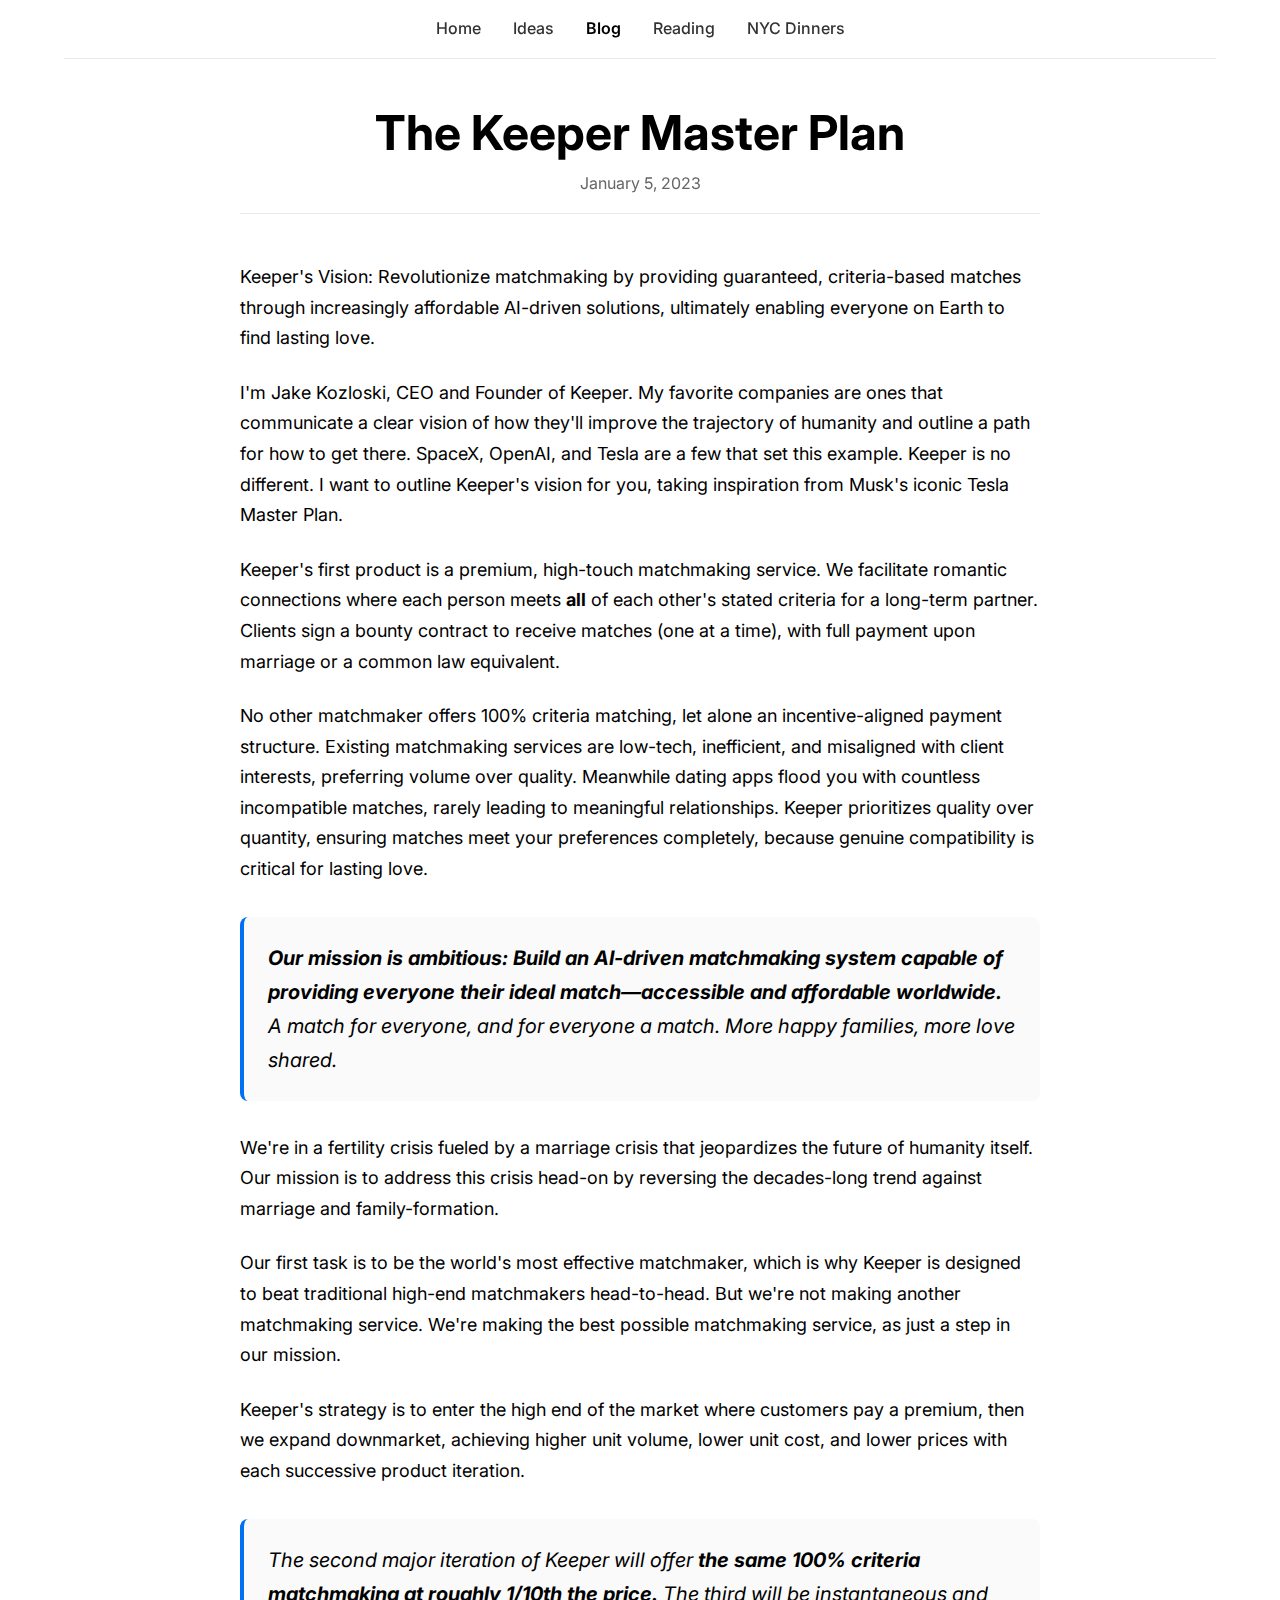
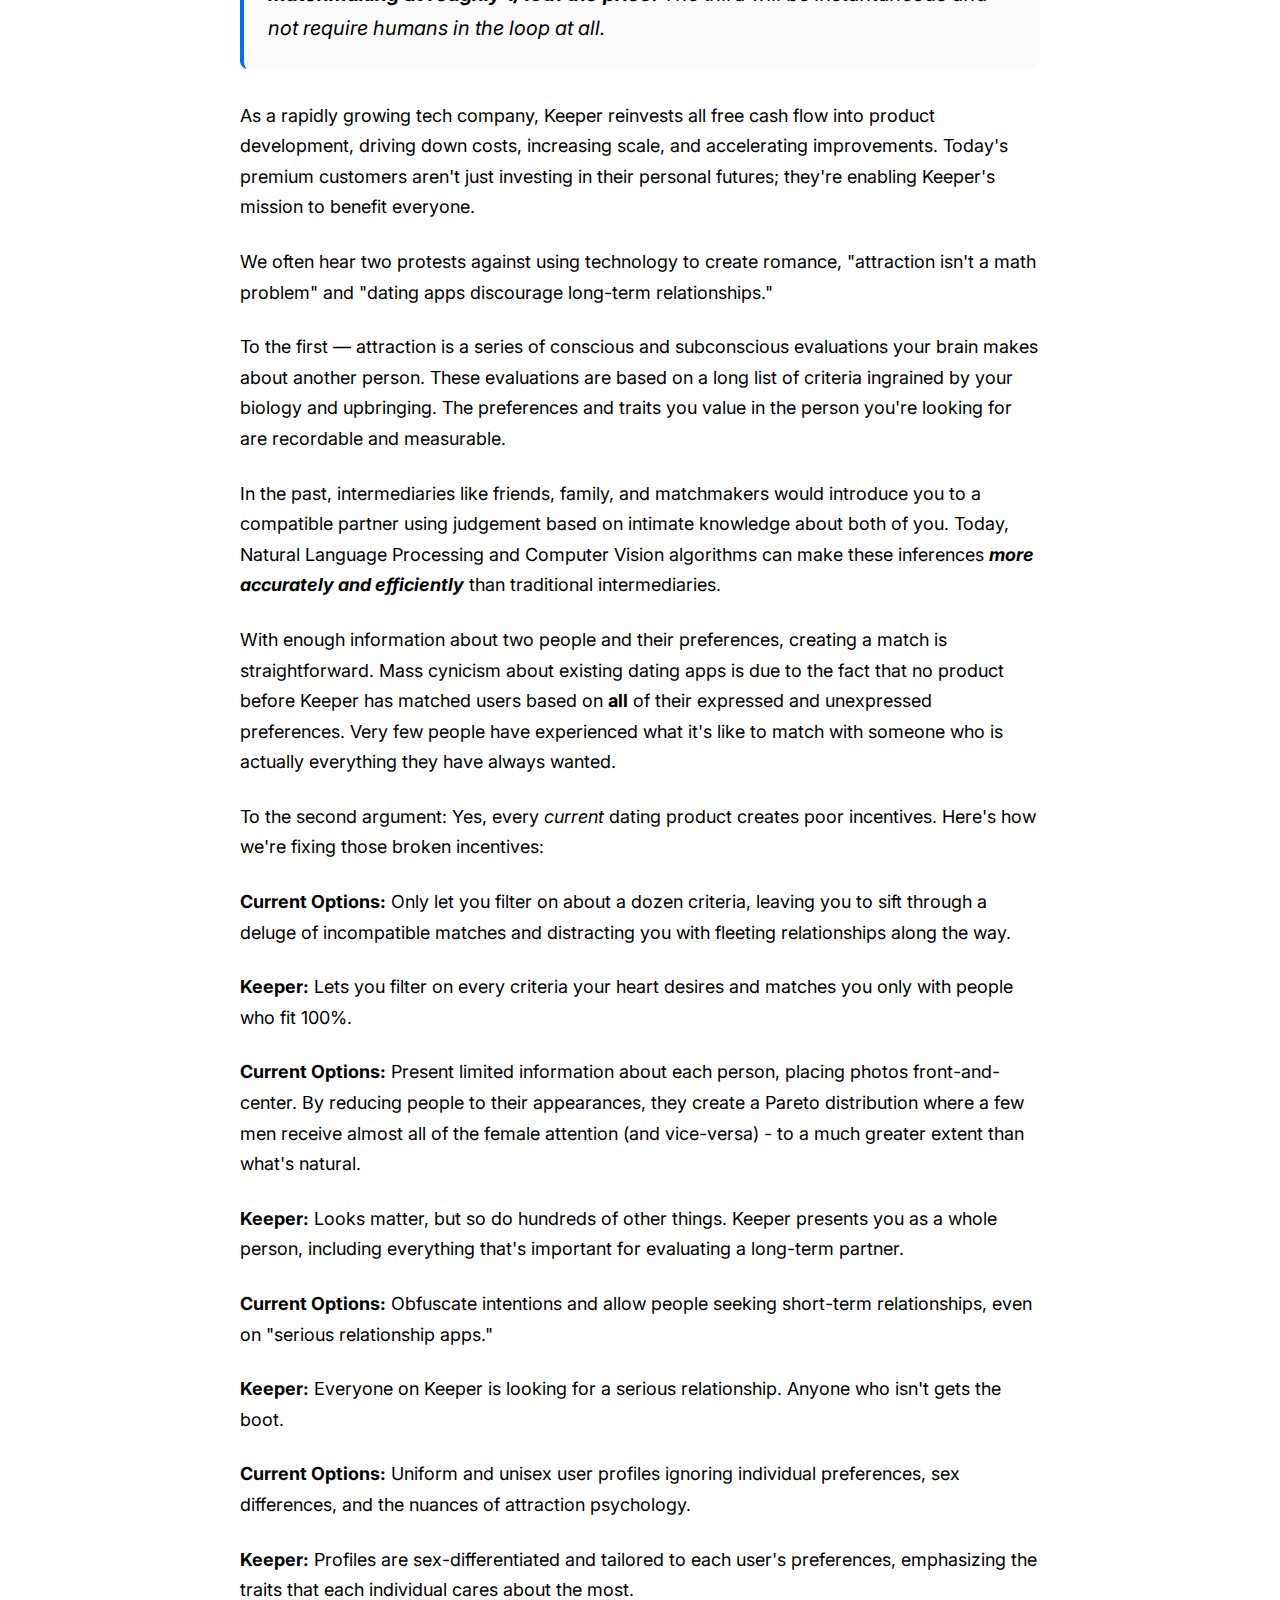
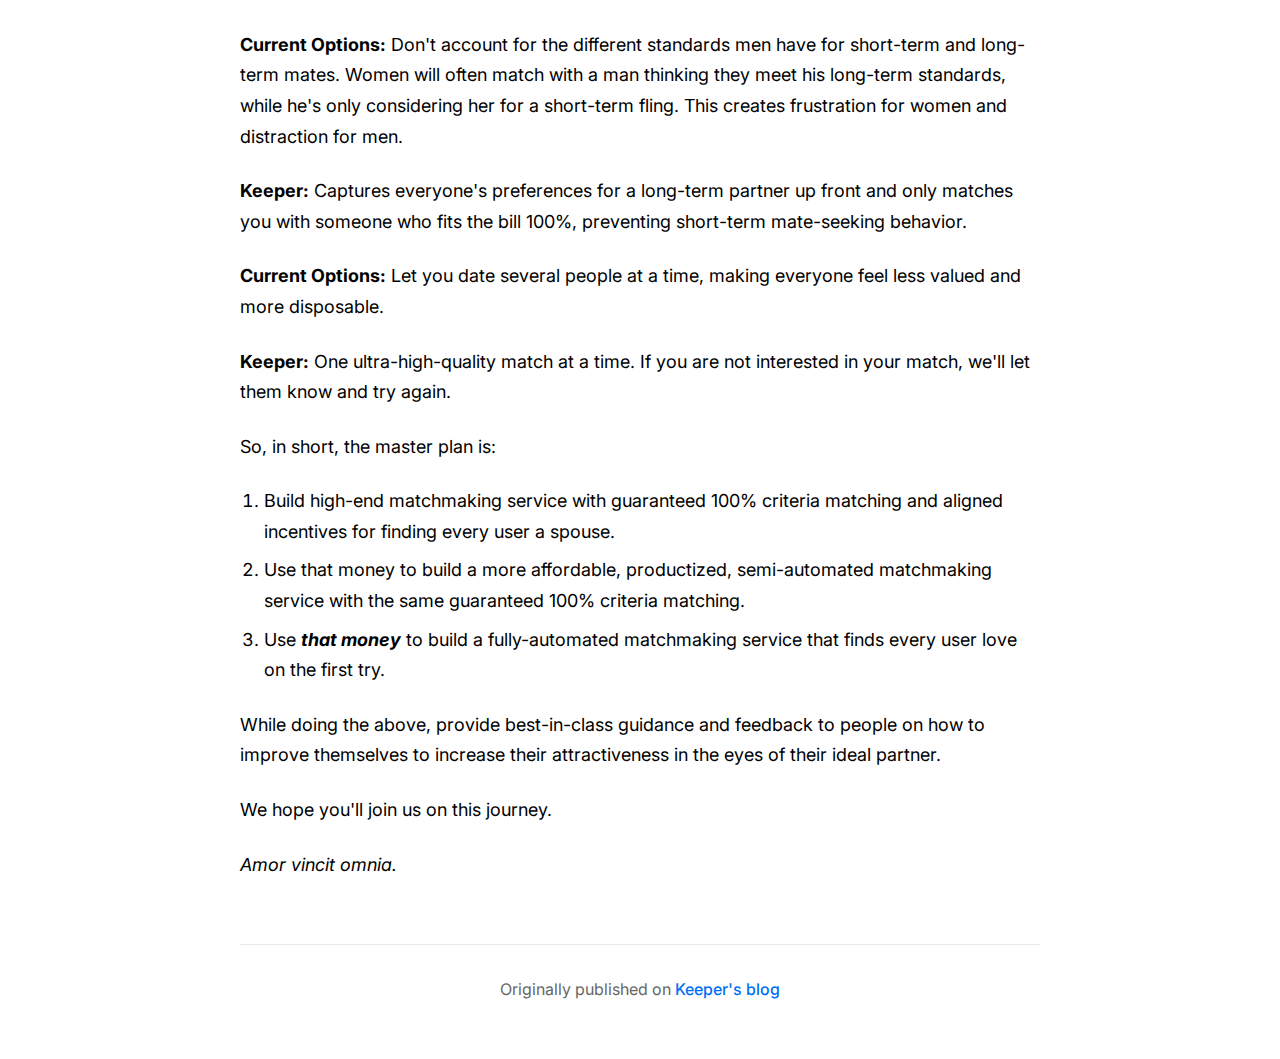
<file: blog/keeper-master-plan.html>
<!DOCTYPE html>
<html lang="en">
<head>
    <meta charset="UTF-8">
    <meta name="viewport" content="width=device-width, initial-scale=1.0">
    <meta name="description" content="Keeper's vision: Revolutionize matchmaking by providing guaranteed, criteria-based matches through increasingly affordable AI-driven solutions, ultimately enabling everyone on Earth to find lasting love.">
    <title>The Keeper Master Plan – Jake Kozloski</title>
    
    <!-- Canonical link to avoid duplicate content penalties -->
    <link rel="canonical" href="https://keeper.ai/posts/the-keeper-master-plan" />
    
    <!-- Open Graph / Facebook -->
    <meta property="og:type" content="article">
    <meta property="og:url" content="https://jakekozloski.com/blog/keeper-master-plan.html">
    <meta property="og:title" content="The Keeper Master Plan – Jake Kozloski">
    <meta property="og:description" content="Keeper's vision: Revolutionize matchmaking by providing guaranteed, criteria-based matches through increasingly affordable AI-driven solutions, ultimately enabling everyone on Earth to find lasting love.">
    <meta property="og:image" content="https://jakekozloski.com/Headshot.jpg">
    <meta property="article:published_time" content="2023-01-05T00:00:00Z">
    <meta property="article:author" content="Jake Kozloski">
    
    <!-- Twitter -->
    <meta property="twitter:card" content="summary_large_image">
    <meta property="twitter:url" content="https://jakekozloski.com/blog/keeper-master-plan.html">
    <meta property="twitter:title" content="The Keeper Master Plan – Jake Kozloski">
    <meta property="twitter:description" content="Keeper's vision: Revolutionize matchmaking by providing guaranteed, criteria-based matches through increasingly affordable AI-driven solutions, ultimately enabling everyone on Earth to find lasting love.">
    <meta property="twitter:image" content="https://jakekozloski.com/Headshot.jpg">
    
    <link rel="stylesheet" href="../style.css">
    <link rel="preconnect" href="https://fonts.googleapis.com">
    <link rel="preconnect" href="https://fonts.gstatic.com" crossorigin>
    <link href="https://fonts.googleapis.com/css2?family=Inter:wght@400;500;600;700&display=swap" rel="stylesheet">
    
    <!-- Google tag (gtag.js) -->
    <script async src="https://www.googletagmanager.com/gtag/js?id=G-DBX86DP7G3"></script>
    <script>
      window.dataLayer = window.dataLayer || [];
      function gtag(){dataLayer.push(arguments);}
      gtag('js', new Date());

      gtag('config', 'G-DBX86DP7G3');
    </script>
</head>
<body>
    <div class="container">
        <header>
            <nav>
                <a href="../index.html" class="nav-link">Home</a>
                <a href="../ideas.html" class="nav-link">Ideas</a>
                <a href="../blog.html" class="nav-link active">Blog</a>
                <a href="../reading.html" class="nav-link">Reading</a>
                <a href="../dinners.html" class="nav-link">NYC Dinners</a>
            </nav>
        </header>

        <main>
            <article class="page-section blog-post">
                <header class="blog-post-header">
                    <h1 class="blog-post-title">The Keeper Master Plan</h1>
                    <div class="blog-post-meta">
                        <time datetime="2023-01-05">January 5, 2023</time>
                    </div>
                </header>

                <div class="blog-post-content">
                    <p>Keeper's Vision: Revolutionize matchmaking by providing guaranteed, criteria-based matches through increasingly affordable AI-driven solutions, ultimately enabling everyone on Earth to find lasting love.</p>

                    <p>I'm Jake Kozloski, CEO and Founder of Keeper. My favorite companies are ones that communicate a clear vision of how they'll improve the trajectory of humanity and outline a path for how to get there. SpaceX, OpenAI, and Tesla are a few that set this example. Keeper is no different. I want to outline Keeper's vision for you, taking inspiration from Musk's iconic Tesla Master Plan.</p>

                    <p>Keeper's first product is a premium, high-touch matchmaking service. We facilitate romantic connections where each person meets <strong>all</strong> of each other's stated criteria for a long-term partner. Clients sign a bounty contract to receive matches (one at a time), with full payment upon marriage or a common law equivalent.</p>

                    <p>No other matchmaker offers 100% criteria matching, let alone an incentive-aligned payment structure. Existing matchmaking services are low-tech, inefficient, and misaligned with client interests, preferring volume over quality. Meanwhile dating apps flood you with countless incompatible matches, rarely leading to meaningful relationships. Keeper prioritizes quality over quantity, ensuring matches meet your preferences completely, because genuine compatibility is critical for lasting love.</p>

                    <blockquote>
                        <p><strong>Our mission is ambitious: Build an AI-driven matchmaking system capable of providing everyone their ideal match—accessible and affordable worldwide.</strong> A match for everyone, and for everyone a match. More happy families, more love shared.</p>
                    </blockquote>

                    <p>We're in a fertility crisis fueled by a marriage crisis that jeopardizes the future of humanity itself. Our mission is to address this crisis head-on by reversing the decades-long trend against marriage and family-formation.</p>

                    <p>Our first task is to be the world's most effective matchmaker, which is why Keeper is designed to beat traditional high-end matchmakers head-to-head. But we're not making another matchmaking service. We're making the best possible matchmaking service, as just a step in our mission.</p>

                    <p>Keeper's strategy is to enter the high end of the market where customers pay a premium, then we expand downmarket, achieving higher unit volume, lower unit cost, and lower prices with each successive product iteration.</p>

                    <blockquote>
                        <p>The second major iteration of Keeper will offer <strong>the same 100% criteria matchmaking at roughly 1/10th the price.</strong> The third will be instantaneous and not require humans in the loop at all.</p>
                    </blockquote>

                    <p>As a rapidly growing tech company, Keeper reinvests all free cash flow into product development, driving down costs, increasing scale, and accelerating improvements. Today's premium customers aren't just investing in their personal futures; they're enabling Keeper's mission to benefit everyone.</p>

                    <p>We often hear two protests against using technology to create romance, "attraction isn't a math problem" and "dating apps discourage long-term relationships."</p>

                    <p>To the first — attraction is a series of conscious and subconscious evaluations your brain makes about another person. These evaluations are based on a long list of criteria ingrained by your biology and upbringing. The preferences and traits you value in the person you're looking for are recordable and measurable.</p>

                    <p>In the past, intermediaries like friends, family, and matchmakers would introduce you to a compatible partner using judgement based on intimate knowledge about both of you. Today, Natural Language Processing and Computer Vision algorithms can make these inferences <em><strong>more accurately and efficiently</strong></em> than traditional intermediaries.</p>

                    <p>With enough information about two people and their preferences, creating a match is straightforward. Mass cynicism about existing dating apps is due to the fact that no product before Keeper has matched users based on <strong>all</strong> of their expressed and unexpressed preferences. Very few people have experienced what it's like to match with someone who is actually everything they have always wanted.</p>

                    <p>To the second argument: Yes, every <em>current</em> dating product creates poor incentives. Here's how we're fixing those broken incentives:</p>

                    <p><strong>Current Options:</strong> Only let you filter on about a dozen criteria, leaving you to sift through a deluge of incompatible matches and distracting you with fleeting relationships along the way.</p>

                    <p><strong>Keeper:</strong> Lets you filter on every criteria your heart desires and matches you only with people who fit 100%.</p>

                    <p><strong>Current Options:</strong> Present limited information about each person, placing photos front-and-center. By reducing people to their appearances, they create a Pareto distribution where a few men receive almost all of the female attention (and vice-versa) - to a much greater extent than what's natural.</p>

                    <p><strong>Keeper:</strong> Looks matter, but so do hundreds of other things. Keeper presents you as a whole person, including everything that's important for evaluating a long-term partner.</p>

                    <p><strong>Current Options:</strong> Obfuscate intentions and allow people seeking short-term relationships, even on "serious relationship apps."</p>

                    <p><strong>Keeper:</strong> Everyone on Keeper is looking for a serious relationship. Anyone who isn't gets the boot.</p>

                    <p><strong>Current Options:</strong> Uniform and unisex user profiles ignoring individual preferences, sex differences, and the nuances of attraction psychology.</p>

                    <p><strong>Keeper:</strong> Profiles are sex-differentiated and tailored to each user's preferences, emphasizing the traits that each individual cares about the most.</p>

                    <p><strong>Current Options:</strong> Don't account for the different standards men have for short-term and long-term mates. Women will often match with a man thinking they meet his long-term standards, while he's only considering her for a short-term fling. This creates frustration for women and distraction for men.</p>

                    <p><strong>Keeper:</strong> Captures everyone's preferences for a long-term partner up front and only matches you with someone who fits the bill 100%, preventing short-term mate-seeking behavior.</p>

                    <p><strong>Current Options:</strong> Let you date several people at a time, making everyone feel less valued and more disposable.</p>

                    <p><strong>Keeper:</strong> One ultra-high-quality match at a time. If you are not interested in your match, we'll let them know and try again.</p>

                    <p>So, in short, the master plan is:</p>

                    <ol>
                        <li>Build high-end matchmaking service with guaranteed 100% criteria matching and aligned incentives for finding every user a spouse.</li>
                        <li>Use that money to build a more affordable, productized, semi-automated matchmaking service with the same guaranteed 100% criteria matching.</li>
                        <li>Use <em><strong>that money</strong></em> to build a fully-automated matchmaking service that finds every user love on the first try.</li>
                    </ol>

                    <p>While doing the above, provide best-in-class guidance and feedback to people on how to improve themselves to increase their attractiveness in the eyes of their ideal partner.</p>

                    <p>We hope you'll join us on this journey.</p>

                    <p><em>Amor vincit omnia.</em></p>
                </div>

                <div class="blog-post-byline">
                    <p>Originally published on <a href="https://keeper.ai/posts/the-keeper-master-plan" target="_blank" rel="noopener">Keeper's blog</a></p>
                </div>
            </article>
        </main>
    </div>
</body>
</html>
</file>
<file: style.css>
/* Reset and base styles */
* {
    margin: 0;
    padding: 0;
    box-sizing: border-box;
}

/* Vercel design system colors */
:root {
    --geist-foreground: #000;
    --geist-background: #fff;
    --geist-accents-1: #fafafa;
    --geist-accents-2: #eaeaea;
    --geist-accents-3: #999;
    --geist-accents-4: #666;
    --geist-accents-5: #333;
    --geist-accents-6: #111;
    --geist-accents-7: #000;
    --geist-accents-8: #000;
    --geist-success-light: #0076ff;
    --geist-success: #0070f3;
    --geist-success-dark: #0366d6;
    --geist-error-light: #ff0080;
    --geist-error: #ee0000;
    --geist-error-dark: #c50000;
    --geist-warning-light: #f7b955;
    --geist-warning: #f5a623;
    --geist-warning-dark: #ab570a;
    --geist-violet-light: #d946ef;
    --geist-violet: #7928ca;
    --geist-violet-dark: #4c1d95;
    --geist-cyan-light: #79ffe1;
    --geist-cyan: #50e3c2;
    --geist-cyan-dark: #29bc9b;
    --geist-highlight-purple: #f81ce5;
    --geist-highlight-magenta: #eb367f;
    --geist-highlight-pink: #ff0080;
    --geist-highlight-yellow: #fff500;
}

body {
    font-family: 'Inter', -apple-system, BlinkMacSystemFont, 'Segist UI', 'Roboto', 'Oxygen', 'Ubuntu', 'Cantarell', 'Fira Sans', 'Droid Sans', 'Helvetica Neue', sans-serif;
    line-height: 1.6;
    color: var(--geist-foreground);
    background-color: var(--geist-background);
    font-size: 16px;
    -webkit-font-smoothing: antialiased;
    -moz-osx-font-smoothing: grayscale;
}

.container {
    max-width: 1200px;
    margin: 0 auto;
    padding: 0 24px;
}

/* Header */
header {
    position: sticky;
    top: 0;
    background-color: rgba(255, 255, 255, 0.8);
    backdrop-filter: blur(10px);
    border-bottom: 1px solid var(--geist-accents-2);
    z-index: 100;
}

nav {
    display: flex;
    justify-content: center;
    gap: 32px;
    padding: 16px 0;
}

.nav-link {
    color: var(--geist-accents-5);
    text-decoration: none;
    font-weight: 500;
    transition: color 0.2s ease;
}

.nav-link:hover {
    color: var(--geist-foreground);
}

.nav-link.active {
    color: var(--geist-foreground);
    font-weight: 600;
}

/* Hero Section */
.hero {
    padding: 80px 0;
    min-height: 70vh;
    display: flex;
    align-items: center;
}

.hero-content {
    width: 100%;
}

.profile-section {
    display: flex;
    gap: 48px;
    align-items: flex-start;
    margin-bottom: 48px;
}

.profile-image {
    flex-shrink: 0;
}

.headshot {
    width: 200px;
    height: 200px;
    border-radius: 50%;
    object-fit: cover;
    border: 3px solid var(--geist-accents-2);
}

.profile-text h1 {
    font-size: 48px;
    font-weight: 700;
    margin-bottom: 24px;
    color: var(--geist-foreground);
}

.bio, .philosophy {
    font-size: 18px;
    line-height: 1.7;
    color: var(--geist-accents-5);
    margin-bottom: 16px;
}

.bio a, .philosophy a {
    color: var(--geist-success);
    text-decoration: none;
    transition: color 0.2s ease;
}

.bio a:hover, .philosophy a:hover {
    color: var(--geist-success-dark);
}

.contact-links {
    display: flex;
    flex-direction: column;
    gap: 20px;
    margin-top: 32px;
}

.contact-link.email {
    color: var(--geist-accents-4);
    text-decoration: none;
    font-weight: 500;
    transition: color 0.2s ease;
}

.contact-link.email:hover {
    color: var(--geist-success);
}

.social-links {
    display: flex;
    gap: 16px;
    align-items: center;
}

.social-link {
    display: flex;
    align-items: center;
    justify-content: center;
    width: 40px;
    height: 40px;
    color: var(--geist-accents-4);
    text-decoration: none;
    border-radius: 8px;
    transition: all 0.2s ease;
    background-color: var(--geist-accents-1);
}

.social-link:hover {
    color: var(--geist-foreground);
    background-color: var(--geist-accents-2);
    transform: translateY(-1px);
}

.social-link svg {
    transition: transform 0.2s ease;
}

.social-link:hover svg {
    transform: scale(1.1);
}

/* Inline Interviews */
.interviews-inline {
    margin-top: 32px;
    padding-top: 24px;
    border-top: 1px solid var(--geist-accents-2);
}

.interviews-intro {
    font-size: 16px;
    color: var(--geist-accents-4);
    margin-bottom: 16px;
}

.interview-links {
    display: flex;
    gap: 24px;
    flex-wrap: wrap;
}

.interview-links a {
    color: var(--geist-success);
    text-decoration: none;
    font-weight: 500;
    transition: color 0.2s ease;
}

.interview-links a:hover {
    color: var(--geist-success-dark);
}

/* Sections */
section {
    padding: 80px 0;
    border-bottom: 1px solid var(--geist-accents-2);
}

section:last-child {
    border-bottom: none;
}

/* Page Sections */
.page-section {
    padding: 48px 0;
    border-bottom: none;
}

.page-section h1 {
    font-size: 48px;
    font-weight: 700;
    margin-bottom: 12px;
    color: var(--geist-foreground);
}

h2 {
    font-size: 32px;
    font-weight: 600;
    margin-bottom: 16px;
    color: var(--geist-foreground);
}

.section-description {
    font-size: 18px;
    color: var(--geist-accents-4);
    margin-bottom: 24px;
}



/* Blog */
.blog-list {
    margin-top: 32px;
}

.blog-item {
    padding: 24px 0;
    border-bottom: 1px solid var(--geist-accents-2);
}

.blog-item:last-child {
    border-bottom: none;
}

.blog-link {
    display: block;
    text-decoration: none;
    color: inherit;
    transition: background-color 0.2s ease;
    padding: 8px 0;
    border-radius: 8px;
}

.blog-link:hover {
    background-color: var(--geist-accents-1);
    padding: 8px 16px;
    margin: 0 -16px;
}

.blog-title {
    font-size: 20px;
    font-weight: 600;
    margin-bottom: 8px;
    color: var(--geist-foreground);
    line-height: 1.3;
}

.blog-excerpt {
    color: var(--geist-accents-5);
    font-size: 16px;
    line-height: 1.6;
    margin-bottom: 8px;
}

.blog-date {
    color: var(--geist-accents-4);
    font-size: 14px;
    font-weight: 500;
}

/* Blog Post Styles */
.blog-post {
    max-width: 800px;
    margin: 0 auto;
}

.blog-post-header {
    margin-bottom: 48px;
    text-align: center;
}

.blog-post-title {
    font-size: 48px;
    font-weight: 700;
    margin-bottom: 16px;
    color: var(--geist-foreground);
    line-height: 1.1;
}

.blog-post-meta {
    color: var(--geist-accents-4);
    font-size: 16px;
    margin-bottom: 16px;
}

.blog-post-intro {
    font-size: 18px;
    color: var(--geist-accents-5);
    font-style: italic;
    margin-bottom: 24px;
    padding: 24px;
    background-color: var(--geist-accents-1);
    border-radius: 8px;
    border-left: 4px solid var(--geist-success);
}

.blog-post-content {
    font-size: 18px;
    line-height: 1.7;
    color: var(--geist-foreground);
}

.blog-post-content h2 {
    font-size: 32px;
    font-weight: 600;
    margin: 48px 0 24px 0;
    color: var(--geist-foreground);
}

.blog-post-content h3 {
    font-size: 24px;
    font-weight: 600;
    margin: 32px 0 16px 0;
    color: var(--geist-foreground);
}

.blog-post-content p {
    margin-bottom: 24px;
    color: var(--geist-foreground);
}

.blog-post-content a {
    color: var(--geist-success);
    text-decoration: none;
    transition: color 0.2s ease;
}

.blog-post-content a:hover {
    color: var(--geist-success-dark);
    text-decoration: underline;
}

.blog-post-content blockquote {
    margin: 32px 0;
    padding: 24px;
    background-color: var(--geist-accents-1);
    border-left: 4px solid var(--geist-success);
    border-radius: 8px;
    font-style: italic;
    font-size: 20px;
    color: var(--geist-accents-6);
}

.blog-post-content blockquote p {
    margin-bottom: 0;
}

.blog-post-content ul, .blog-post-content ol {
    margin-bottom: 24px;
    padding-left: 24px;
}

.blog-post-content li {
    margin-bottom: 8px;
}

.blog-post-byline {
    margin-top: 64px;
    padding-top: 32px;
    border-top: 1px solid var(--geist-accents-2);
    text-align: center;
}

.blog-post-byline p {
    color: var(--geist-accents-4);
    font-size: 16px;
    margin-bottom: 8px;
}

.blog-post-byline a {
    color: var(--geist-success);
    text-decoration: none;
    font-weight: 500;
}

.blog-post-byline a:hover {
    color: var(--geist-success-dark);
    text-decoration: underline;
}

.blog-empty {
    text-align: center;
    padding: 48px;
    color: var(--geist-accents-3);
    font-style: italic;
}

/* Reading */
.books-list {
    margin-top: 32px;
}

.book-item {
    display: block;
    padding: 16px 0;
    border-bottom: 1px solid var(--geist-accents-2);
    text-decoration: none;
    color: inherit;
    cursor: pointer;
    transition: background-color 0.2s ease;
}

.book-item:hover {
    background-color: var(--geist-accents-1);
}

.book-item:last-child {
    border-bottom: none;
}

.book-title {
    display: block;
    font-size: 16px;
    font-weight: 500;
    margin-bottom: 4px;
    color: var(--geist-foreground);
    line-height: 1.4;
}

.book-author {
    display: block;
    color: var(--geist-accents-4);
    font-size: 14px;
}



/* Dinner Signup */
.dinner-signup {
    background-color: var(--geist-accents-1);
    border-radius: 12px;
    padding: 48px;
    margin: 0 -24px;
}

.page-section .dinner-signup {
    margin: 32px 0 0 0;
}

.signup-form {
    max-width: 500px;
    margin: 0 auto;
}

.form-group {
    margin-bottom: 24px;
}

.form-group label {
    display: block;
    margin-bottom: 8px;
    font-weight: 500;
    color: var(--geist-foreground);
}

.form-group input,
.form-group select,
.form-group textarea {
    width: 100%;
    padding: 12px;
    border: 1px solid var(--geist-accents-2);
    border-radius: 6px;
    font-size: 16px;
    font-family: inherit;
    background-color: white;
    transition: border-color 0.2s ease;
}

.form-group select {
    -webkit-appearance: none;
    -moz-appearance: none;
    appearance: none;
    background-image: url("data:image/svg+xml;charset=utf-8,%3Csvg xmlns='http://www.w3.org/2000/svg' viewBox='0 0 16 16'%3E%3Cpath fill='%23999' d='M4.427 9.573L8 13.146l3.573-3.573a.5.5 0 0 1 .708.708L8.354 14.207a.5.5 0 0 1-.708 0L3.72 10.281a.5.5 0 1 1 .708-.708z'/%3E%3C/svg%3E");
    background-repeat: no-repeat;
    background-position: right 12px center;
    background-size: 16px;
    padding-right: 40px;
    cursor: pointer;
}

.form-group select:hover {
    border-color: var(--geist-accents-3);
}

.form-group input:focus,
.form-group select:focus,
.form-group textarea:focus {
    outline: none;
    border-color: var(--geist-success);
}

.form-group textarea {
    resize: vertical;
}

.submit-btn {
    width: 100%;
    padding: 16px;
    background-color: var(--geist-foreground);
    color: white;
    border: none;
    border-radius: 6px;
    font-size: 16px;
    font-weight: 500;
    cursor: pointer;
    transition: background-color 0.2s ease;
}

.submit-btn:hover {
    background-color: var(--geist-accents-6);
}

.submit-btn:disabled {
    background-color: var(--geist-accents-3);
    cursor: not-allowed;
}

.form-message {
    margin-top: 16px;
    padding: 12px;
    border-radius: 6px;
    text-align: center;
    display: none;
}

.form-message.success {
    background-color: #f0f9ff;
    color: var(--geist-success-dark);
    border: 1px solid var(--geist-success);
}

.form-message.error {
    background-color: #fef2f2;
    color: var(--geist-error-dark);
    border: 1px solid var(--geist-error);
}



/* Ideas Page */
.ideas-list {
    margin-top: 32px;
}

.idea-item {
    padding: 20px 0;
    border-bottom: 1px solid var(--geist-accents-2);
}

.idea-item:last-child {
    border-bottom: none;
}

.idea-item h3 {
    color: var(--geist-foreground);
    font-size: 20px;
    font-weight: 600;
    margin-bottom: 8px;
    line-height: 1.3;
}

.idea-item p {
    color: var(--geist-accents-5);
    font-size: 16px;
    line-height: 1.6;
    margin: 0;
}

/* Responsive Design */
@media (max-width: 768px) {
    .container {
        padding: 0 16px;
    }
    
    .profile-section {
        flex-direction: column;
        gap: 32px;
        align-items: center;
        text-align: center;
    }
    
    .headshot {
        width: 150px;
        height: 150px;
    }
    
    .profile-text h1 {
        font-size: 36px;
    }
    
    .bio, .philosophy {
        font-size: 16px;
    }
    
    .contact-links {
        align-items: center;
    }
    
    nav {
        gap: 16px;
        flex-wrap: wrap;
    }
    
    .dinner-signup {
        margin: 0 -16px;
        padding: 32px 16px;
    }
    
    section {
        padding: 48px 0;
    }
    
    .hero {
        padding: 48px 0;
    }
    
    .interviews-inline {
        margin-top: 24px;
        padding-top: 16px;
    }
    
    .interview-links {
        gap: 16px;
    }
    
    .page-section {
        padding: 32px 0;
    }
    
    .page-section h1 {
        font-size: 32px;
    }
    
    .book-item {
        padding: 12px 0;
    }
    
    .idea-item {
        padding: 16px 0;
    }
    
    .idea-item h3 {
        font-size: 18px;
    }
    
    .idea-item p {
        font-size: 15px;
    }
}

@media (max-width: 480px) {
    .profile-text h1 {
        font-size: 28px;
    }
    
    h2 {
        font-size: 24px;
    }
    
    .contact-links {
        gap: 16px;
    }
    
    .social-links {
        gap: 12px;
    }
    
    .interview-links {
        flex-direction: column;
        gap: 12px;
    }
    
    .page-section h1 {
        font-size: 24px;
    }
    
    .book-title {
        font-size: 15px;
    }
    
    .book-author {
        font-size: 13px;
    }
    
    .idea-item {
        padding: 14px 0;
    }
    
    .idea-item h3 {
        font-size: 16px;
    }
    
    .idea-item p {
        font-size: 14px;
    }
}
</file>
